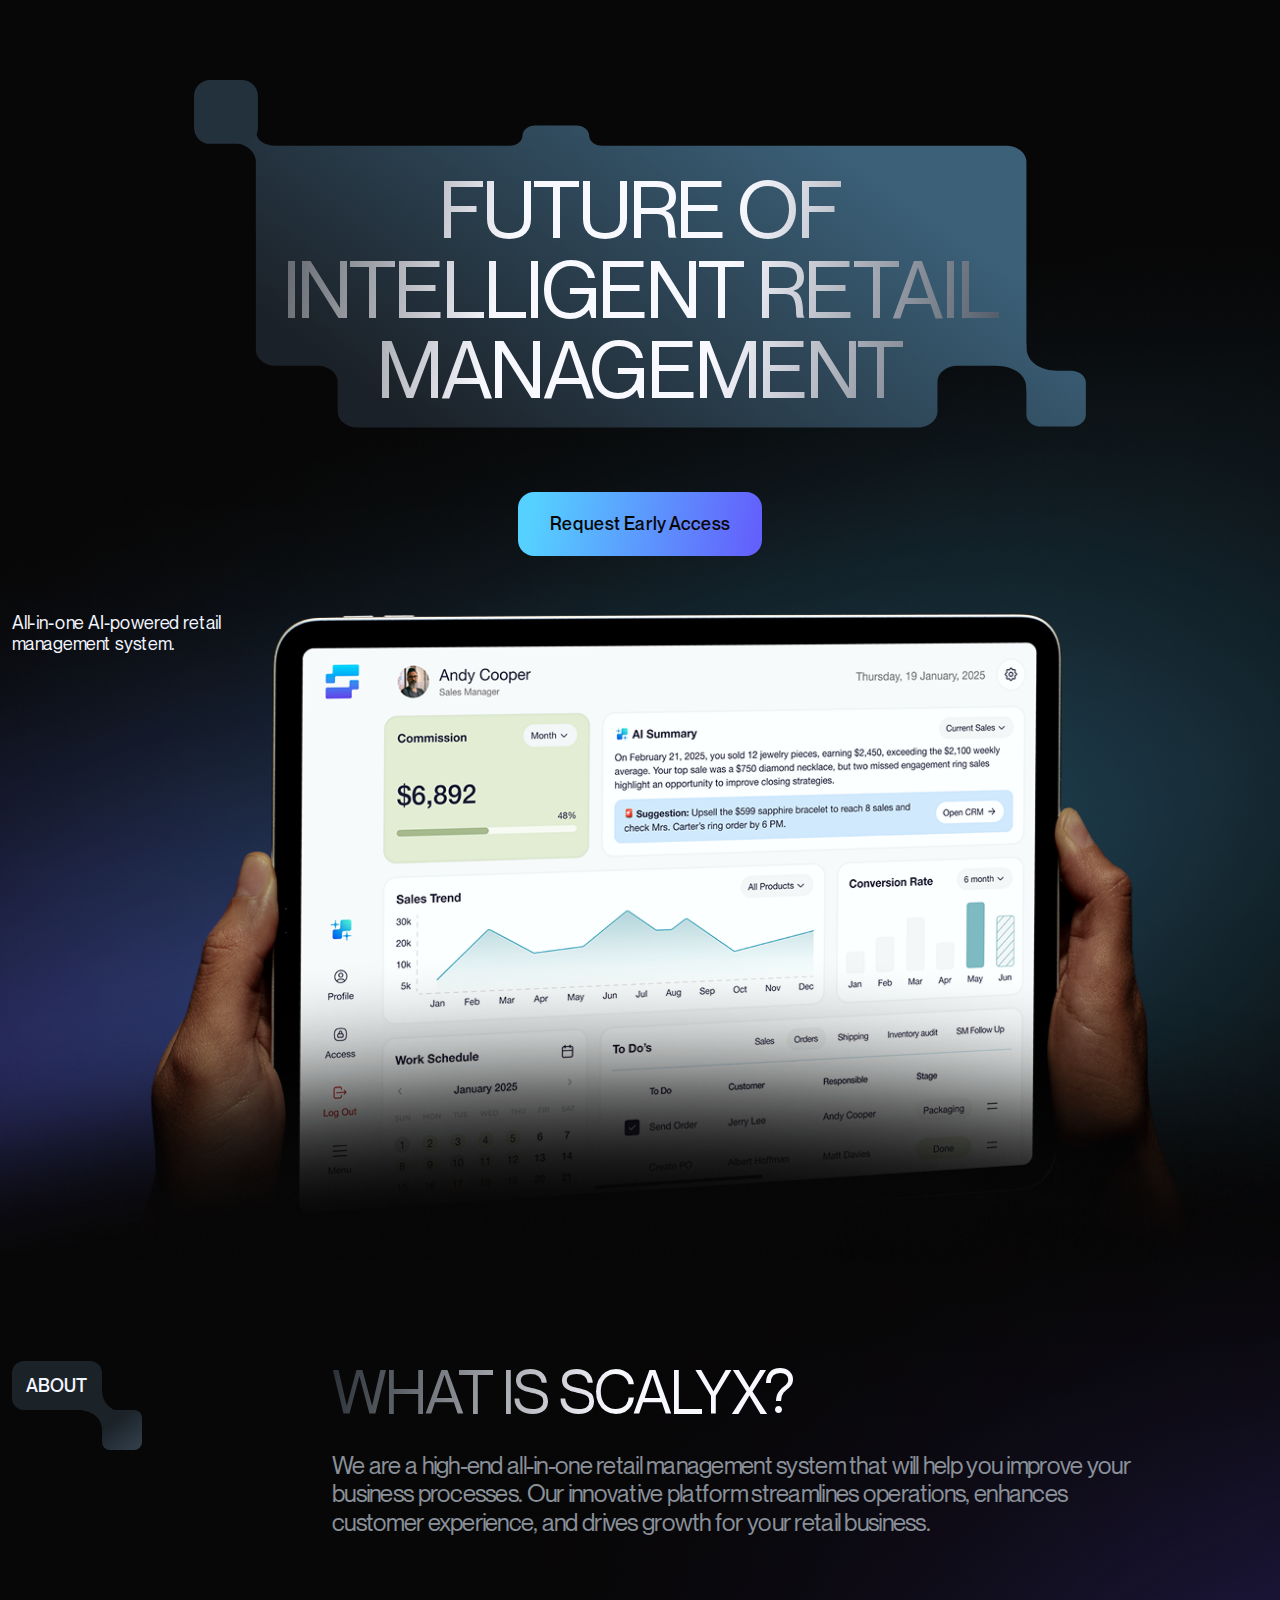
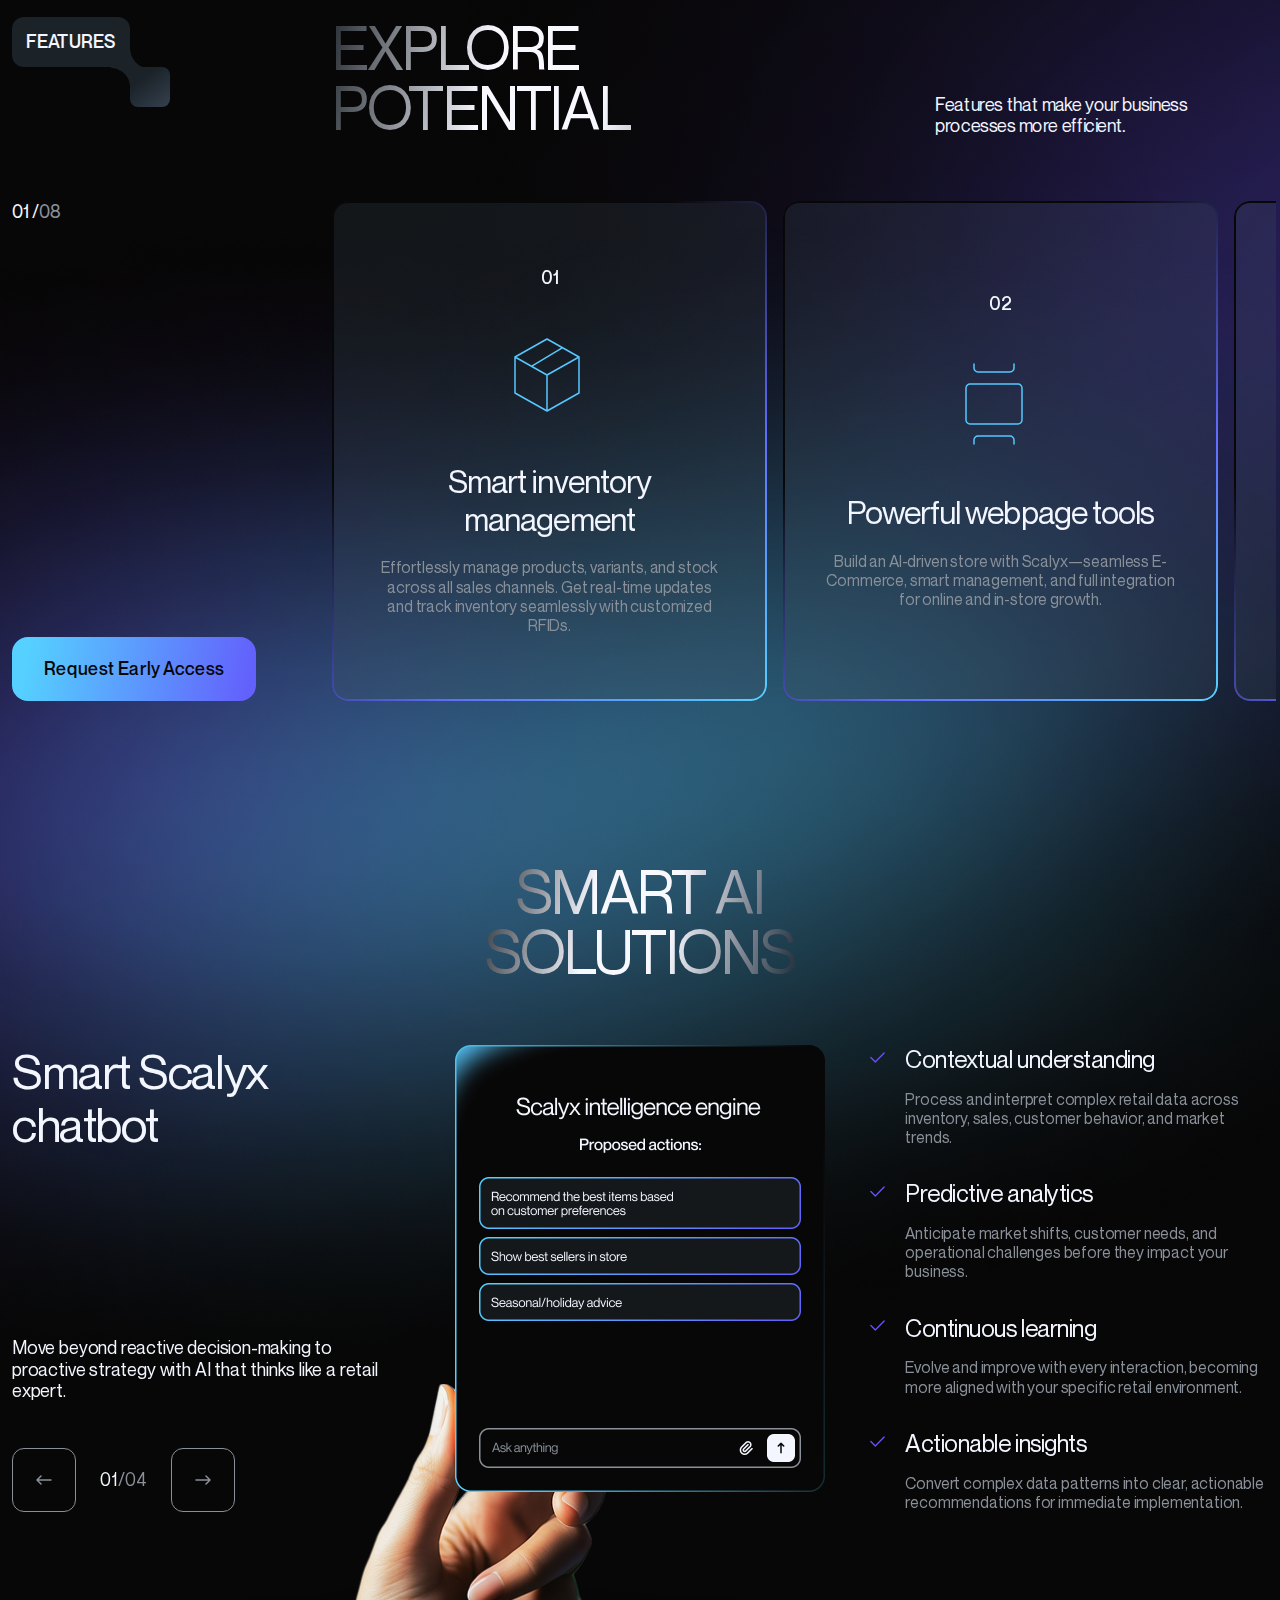
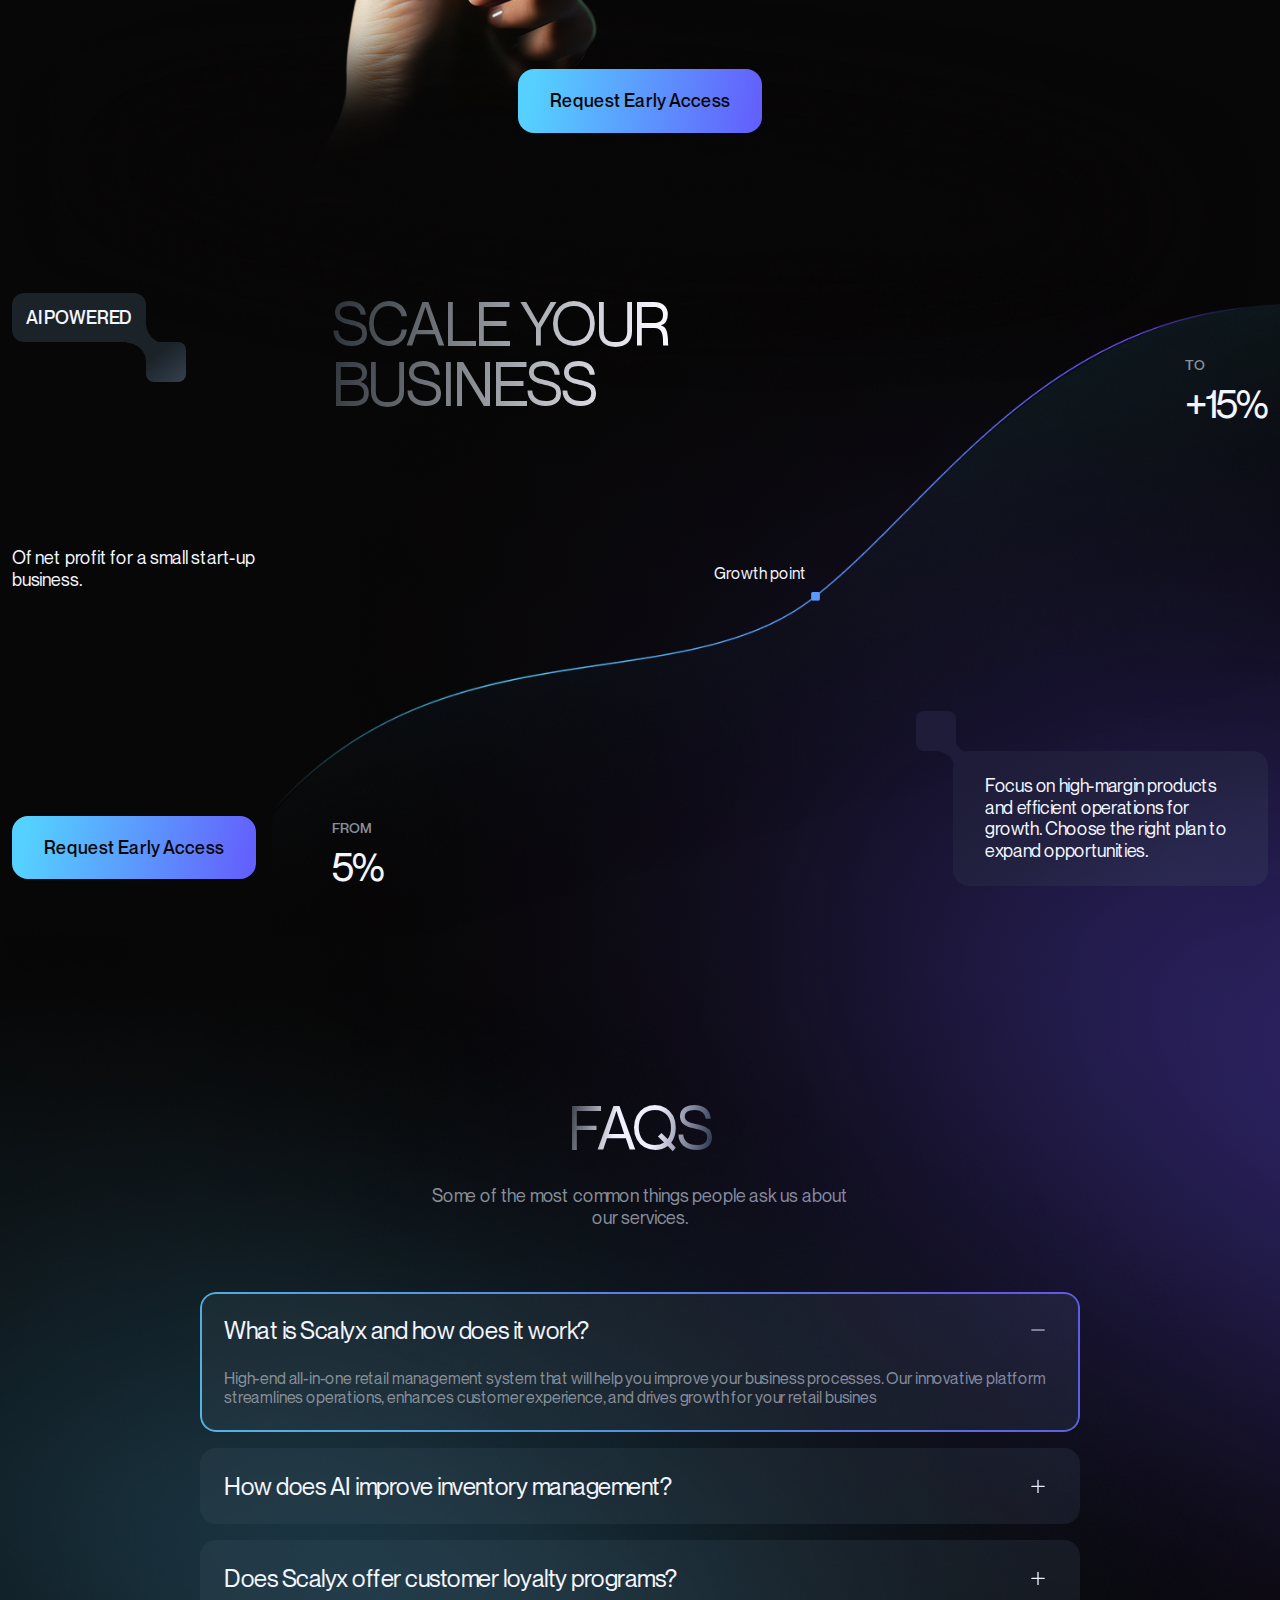
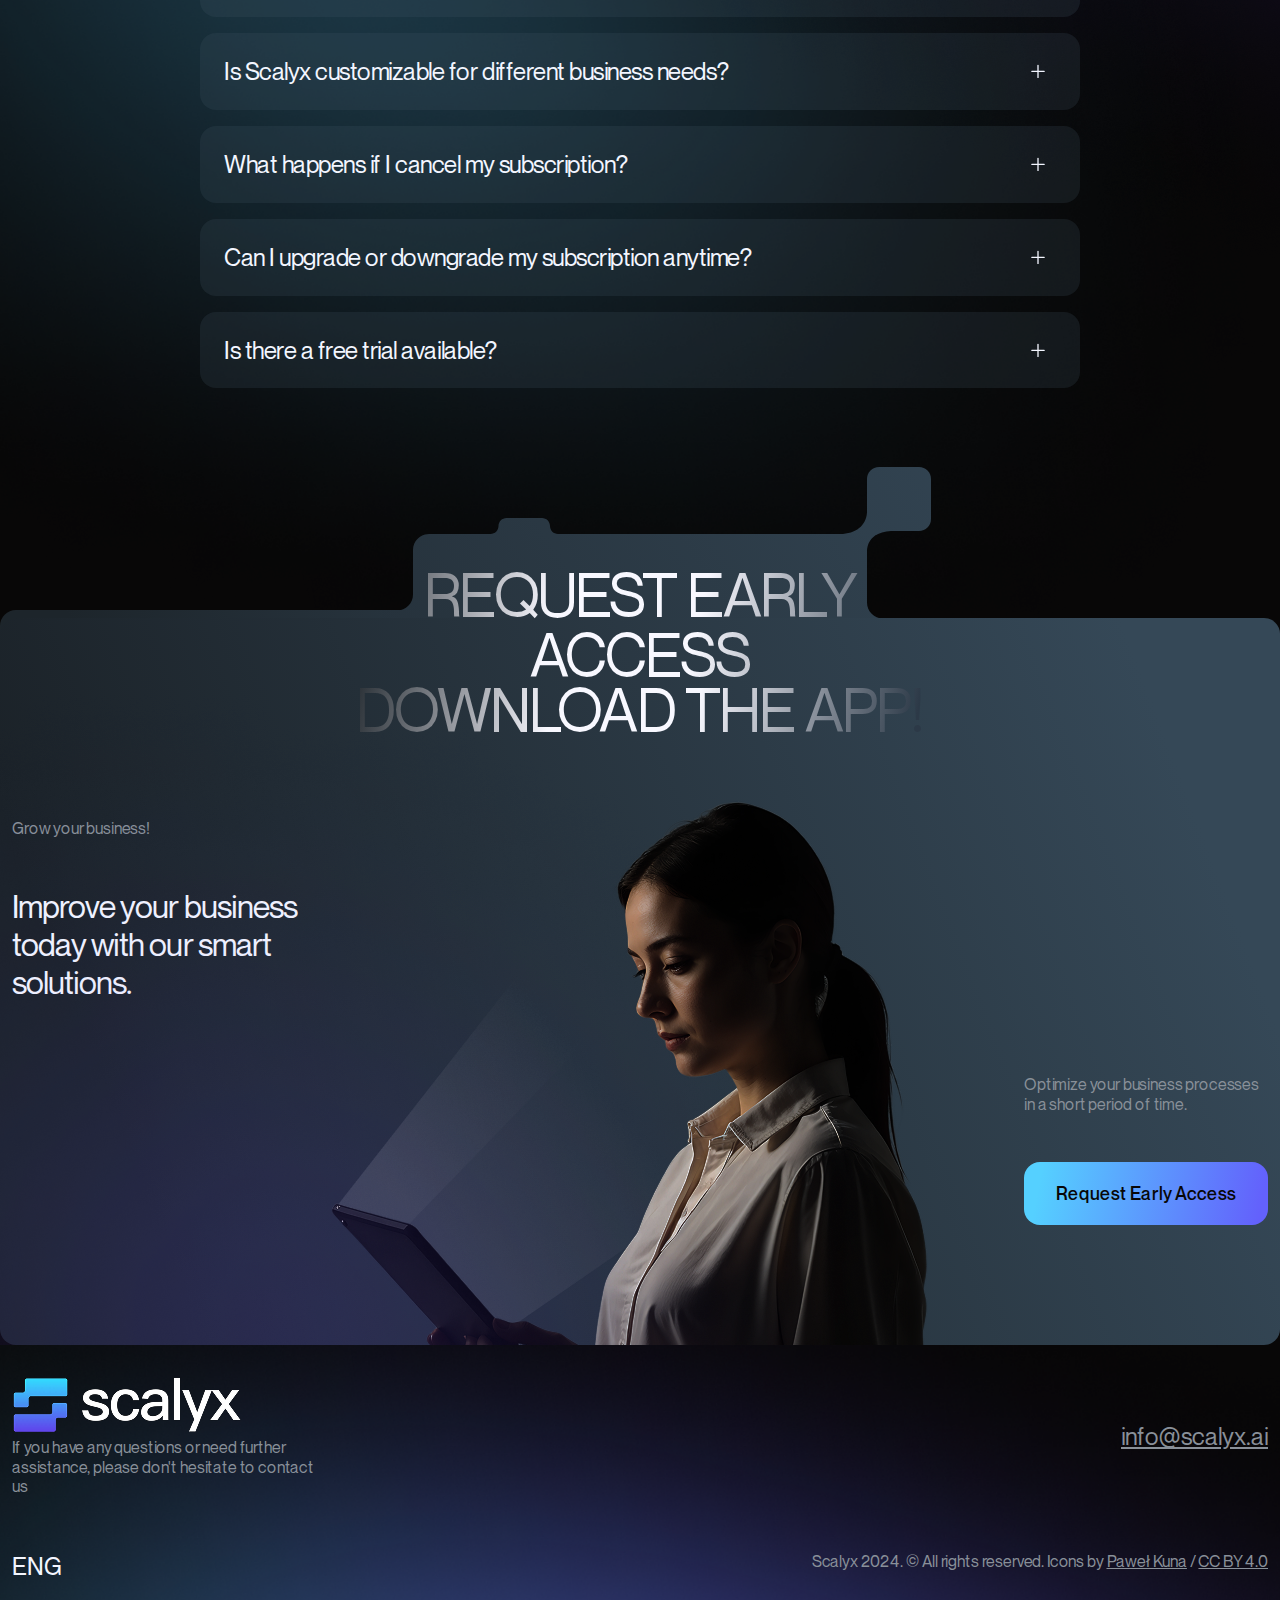
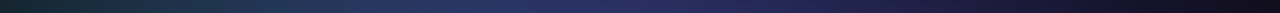
<file: index.html>
<!doctype html>
<html lang="en">

<head>
    <meta charset="utf-8">
    <meta name="viewport" content="width=device-width, initial-scale=1.0">
    <link rel="shortcut icon" type="image/x-icon" href="images/favicon.ico">
    <title>Scalyx</title>
    <link rel="stylesheet" href="css/bootstrap.min.css">
    <link rel="stylesheet" href="css/slick.min.css">
    <link rel="stylesheet" href="css/jquery-ui.css">
    <link rel="stylesheet" href="style.css">
</head>

<body>

    <header class="main-head">
        <div class="container">
            <div class="row hd-row">
                <div class="col-6">
                    <div class="logo">
                        <a href="index.html" class="hd-logo-link"><img src="images/header-logo.png" alt="Scalyx Logo"></a>
                    </div>
                </div>
                <div class="col-6">
                    <div class="hd-btn-right">
                        <div class="hd-drop-select">
                            <p>ENG</p>
                        </div>
                        <a href="#" class="cmn-btn">Request Early Access</a>
                    </div>
                </div>
            </div>
        </div>
    </header>

    <section class="banner">
        <div class="container">
            <div class="banner-content">
                <div class="banner-content-main">
                    <img class="banner-txt-overlay mbl-img-none" src="images/banner-txt-overlay.svg" alt="">
                    <img class="banner-txt-overlay dsk-img-none" src="images/mobil-banner-img.svg" alt="">
                    <h1 class="banner-title">Future of Intelligent Retail Management</h1>
                </div>
                <a href="#" class="cmn-btn">Request Early Access</a>
            </div>
            <div class="banner-btm">
                <div class="row">
                    <div class="col-md-3 banner-left">
                        <div class="txt-img-content">
                            <p>All-in-one AI-powered retail management system.</p>
                        </div>
                    </div>
                    <div class="col-md-9 banner-right">
                        <div class="txt-img-image">
                            <img src="images/abt-img.png" alt="">
                        </div>
                    </div>
                </div>
            </div>
        </div>
         <img src="images/about-ovrl.png" class="txt-img-bl-overlay txt-img-blk-dkp" alt="">
        <img src="images/mobile-txt-img-bl-overlay.png" class="txt-img-blk-overlay txt-img-blk-mbl" alt="">
        <img src="images/abt-blk-overlay.png" class="txt-img-blk-overlay txt-img-blk-overlay-lst" alt="">
    </section>

  <section class="about-section">
        <div class="container">
            <div class="row">
                <div class="col-md-3">
                    <div class="sub-title">
                        <span>About</span>
                    </div>
                </div>
                <div class="col-md-9">
                    <div class="abt-content">
                        <h2>What is scalyx?</h2>
                        <p>We are a high-end all-in-one retail management system that will help you improve your business processes. Our innovative platform streamlines operations, enhances customer experience, and drives growth for your retail business.</p>
                    </div>
                </div>
            </div>
        </div> 
        <img src="images/abt-rgt-ovrl.png" class="abt-rgt-ovrl" alt="">
    </section>

    <section class="features-section cmn-gap">
        <div class="container">
            <div class="row">
                <div class="col-md-3 col-full">
                    <div class="feat-sec-cl">
                        <div class="sub-title">
                        <span>features</span>
                    </div>
                    </div>
                </div>
                <div class="col-md-9 col-full">
                    <div class="row features-row">
                        <div class="col-md-6">
                            <div class="slider-hd">
                                <h2>Explore Potential</h2>
                            </div>
                        </div>
                        <div class="col-md-6">
                            <div class="slider-hd-cont">
                                <p>Features that make your business processes more efficient.</p>
                            </div>
                        </div>
                    </div>
                </div>
            </div>
        </div>

        <div class="features-slider-container">
            <div class="row">
                <div class="col-md-3 col-full">
                    <div class="features-lft-cont">
                        <div class="slider-counter">
                            <span class="current-vlu"></span>
                            <span class="total-slider"></span>
                            <p>Swipe to explore</p>
                        </div>
                        <div class="features-lft-cont-btn">
                            <a href="#" class="cmn-btn">Request Early Access</a>
                        </div>
                    </div>
                </div>
                <div class="col-md-9 col-full">
                    <div class="js-features">
                        <div class="col-features">
                            <div class="box-features">
                                <div class="box-features-cont">
                                    <span class="number-slider-col">01</span>
                                    <div class="box-slid-img">
                                        <img src="images/icon1.svg" alt="">
                                    </div>
                                    <h3>Smart inventory management</h3>
                                    <p>Effortlessly manage products, variants, and stock across all sales channels. Get real-time updates and track inventory seamlessly with customized RFIDs.</p>
                                </div>
                            </div>
                        </div>
                        <div class="col-features">
                            <div class="box-features">
                                <div class="box-features-cont">
                                    <span class="number-slider-col">02</span>
                                    <div class="box-slid-img">
                                         <img src="images/icon2.svg" alt="">
                                    </div>
                                    <h3>Powerful webpage tools</h3>
                                    <p>Build an AI-driven store with Scalyx—seamless E-Commerce, smart management, and full integration for online and in-store growth.</p>
                                </div>
                            </div>
                        </div>
                        <div class="col-features">
                            <div class="box-features">
                                <div class="box-features-cont">
                                    <span class="number-slider-col">03</span>
                                    <div class="box-slid-img">
                                        <img src="images/icon3.svg" alt="">
                                    </div>
                                    <h3>Customer relationship management</h3>
                                    <p>Maximize sales with Scalyx CRM—track pipelines, analyze behavior, and boost engagement with data-driven insights.</p>
                                </div>
                            </div>
                        </div>
                        <div class="col-features">
                            <div class="box-features">
                                <div class="box-features-cont">
                                    <span class="number-slider-col">04</span>
                                    <div class="box-slid-img">
                                         <img src="images/icon4.svg" alt="">
                                    </div>
                                    <h3>Comprehensive reporting & Analytics</h3>
                                    <p>Get real-time insights into sales, inventory, and staff performance with advanced dashboards, helping business owners make data-driven decisions.</p>
                                </div>
                            </div>
                        </div>
                        <div class="col-features">
                            <div class="box-features">
                                <div class="box-features-cont">
                                    <span class="number-slider-col">05</span>
                                    <div class="box-slid-img">
                                         <img src="images/icon5.svg" alt="">
                                    </div>
                                    <h3>Accounting & Financial tracking</h3>
                                    <p>Keep your finances in check with Scalyx. From automated invoicing to tax compliance, our system ensures a smooth, transparent financial workflow.</p>
                                </div>
                            </div>
                        </div>
                        <div class="col-features">
                            <div class="box-features">
                                <div class="box-features-cont">
                                    <span class="number-slider-col">06</span>
                                    <div class="box-slid-img">
                                         <img src="images/icon6.svg" alt="">
                                    </div>
                                    <h3>Efficient staff & Workflow management</h3>
                                    <p>Our AI-driven system streamlines operations, tracks performance, and automates payroll, ensuring seamless workforce management.</p>
                                </div>
                            </div>
                        </div>
                        <div class="col-features">
                            <div class="box-features">
                                <div class="box-features-cont">
                                    <span class="number-slider-col">07</span>
                                    <div class="box-slid-img">
                                         <img src="images/icon7.svg" alt="">
                                    </div>
                                    <h3>Price & Markdown management</h3>
                                    <p>Automatically adjust prices, apply discounts, update in bulk, control profit margins, and track performance with AI-driven insights.</p>
                                </div>
                            </div>
                        </div>
                        <div class="col-features">
                            <div class="box-features">
                                <div class="box-features-cont">
                                    <span class="number-slider-col">08</span>
                                    <div class="box-slid-img">
                                         <img src="images/icon8.svg" alt="">
                                    </div>
                                    <h3>Webpage shop integration</h3>
                                    <p>Sync inventory, update prices, and manage orders seamlessly with Scalyx’s AI-powered online store integration.</p>
                                </div>
                            </div>
                        </div>

                    </div>
                </div>
            </div>
        </div>
        <img src="images/features-img-ovrl.png" class="features-img-ovrl features-img-ovrl-dsk" alt="">
        <img src="images/features-img-ovrl-mbl.png" class="features-img-ovrl features-img-ovrl-mbl" alt="">
    </section>

    <section class="ai-powered-sec cmn-gap">
        <div class="container">
            <div class="ai-powered-wrap">
                <div class="cmn-hd text-center">
                    <h2>smart AI<br> Solutions</h2>
                </div>
                <div class="js-ai-powered-slider">
                    <div class="ai-powered-slider-col">
                        <div class="row">
                            <div class="col-md-4 col-half">
                                <div class="ai-powered-col-lft">
                                    <h3>Smart Scalyx chatbot</h3>
                                    <p>Move beyond reactive decision-making to proactive strategy with AI that thinks like a retail expert.</p>
                                </div>
                            </div>
                            <div class="col-md-4 tb-none">
                                <div class="ai-powered-col-center">
                                    <img src="images/ai-img1.png" alt="">
                                </div>
                            </div>
                            <div class="col-md-4 col-half">
                                <div class="ai-powered-col-rgt">
                                    <div class="ai-powered-col-list">
                                        <h4>Contextual understanding</h4>
                                        <p>Process and interpret complex retail data across inventory, sales, customer behavior, and market trends.</p>
                                    </div>
                                    <div class="ai-powered-col-list">
                                        <h4>Predictive analytics</h4>
                                        <p>Anticipate market shifts, customer needs, and operational challenges before they impact your business.</p>
                                    </div>
                                    <div class="ai-powered-col-list">
                                        <h4>Continuous learning</h4>
                                        <p>Evolve and improve with every interaction, becoming more aligned with your specific retail environment.</p>
                                    </div>
                                    <div class="ai-powered-col-list">
                                        <h4>Actionable insights</h4>
                                        <p>Convert complex data patterns into clear, actionable recommendations for immediate implementation.</p>
                                    </div>
                                </div>
                            </div>
                        </div>
                    </div>
                    <div class="ai-powered-slider-col">
                        <div class="row">
                            <div class="col-md-4 col-half">
                                <div class="ai-powered-col-lft">
                                    <h3>Automation with AI agents</h3>
                                    <p>Deploy a digital workforce that never sleeps, never takes breaks, and continuously improves its own performance.</p>
                                </div>
                            </div>
                            <div class="col-md-4 tb-none">
                                <div class="ai-powered-col-center">
                                    <img src="images/ai-img2.png" alt="">
                                </div>
                            </div>
                            <div class="col-md-4 col-half">
                                <div class="ai-powered-col-rgt">
                                    <div class="ai-powered-col-list">
                                        <h4>Autonomous task execution</h4>
                                        <p>Eliminate repetitive work with AI agents that handle routine processes without human intervention.</p>
                                    </div>
                                    <div class="ai-powered-col-list">
                                        <h4>Adaptive workflow intelligence</h4>
                                        <p>Automatically optimize processes based on changing conditions and priorities.</p>
                                    </div>
                                    <div class="ai-powered-col-list">
                                        <h4>Cross-system orchestration</h4>
                                        <p>Connect siloed systems with AI agents that move data and trigger actions across your tech stack.</p>
                                    </div>
                                    <div class="ai-powered-col-list">
                                        <h4>Exception management</h4>
                                        <p>Intelligently route complex cases to the right human experts only when necessary.</p>
                                    </div>
                                </div>
                            </div>
                        </div>
                    </div>
                    <div class="ai-powered-slider-col">
                        <div class="row">
                            <div class="col-md-4 col-half">
                                <div class="ai-powered-col-lft">
                                    <h3>AI-driven suggestions</h3>
                                    <p>Turn every store into a fulfillment center and every website into a showroom with Unified Stock - where your inventory works as hard as you do.</p>
                                </div>
                            </div>
                            <div class="col-md-4 tb-none">
                                <div class="ai-powered-col-center">
                                    <img src="images/ai-img3.png" alt="">
                                </div>
                            </div>
                            <div class="col-md-4 col-half">
                                <div class="ai-powered-col-rgt">
                                    <div class="ai-powered-col-list">
                                        <h4>Unified stock management</h4>
                                        <p>Seamlessly blend online and in-store inventory into one powerful ecosystem.</p>
                                    </div>
                                    <div class="ai-powered-col-list">
                                        <h4>Dynamic pricing intelligence</h4>
                                        <p>Responds to market changes in real-time to protect margins.</p>
                                    </div>
                                    <div class="ai-powered-col-list">
                                        <h4>Streamline operations</h4>
                                        <p>Automating routine decisions, freeing your team to focus on strategy.</p>
                                    </div>
                                    <div class="ai-powered-col-list">
                                        <h4>Enhance customer experiences</h4>
                                        <p>Personalized recommendations that drive larger basket sizes.</p>
                                    </div>
                                </div>
                            </div>
                        </div>
                    </div>
                    <div class="ai-powered-slider-col">
                        <div class="row">
                            <div class="col-md-4 col-half">
                                <div class="ai-powered-col-lft">
                                    <h3>CRM solutions with AI</h3>
                                    <p>Turn every interaction into an opportunity with AI that understands your customers better than the competition.</p>
                                </div>
                            </div>
                            <div class="col-md-4 tb-none">
                                <div class="ai-powered-col-center">
                                    <img src="images/ai-img4.png" alt="">
                                </div>
                            </div>
                            <div class="col-md-4 col-half">
                                <div class="ai-powered-col-rgt">
                                    <div class="ai-powered-col-list">
                                        <h4>Predictive customer behavior</h4>
                                        <p>Anticipate needs and preferences before customers even express them.</p>
                                    </div>
                                    <div class="ai-powered-col-list">
                                        <h4>Personalization at scale</h4>
                                        <p>Deliver tailored experiences to every customer across all touchpoints.</p>
                                    </div>
                                    <div class="ai-powered-col-list">
                                        <h4>Relationship intelligence</h4>
                                        <p>Identify high-value customers and uncover opportunities to deepen engagement.</p>
                                    </div>
                                    <div class="ai-powered-col-list">
                                        <h4>Automated journey orchestration</h4>
                                        <p>Create seamless customer experiences that adapt in real-time.</p>
                                    </div>
                                </div>
                            </div>
                        </div>
                    </div>
                </div>
                <div class="slick-add-all-itms">
                    <button class="cmn-arw custom-prev" aria-label="Previous">
                        <img src="images/arw-left.svg" alt="">
                    </button>
                    <div class="counter-num">
                        <div class="counter-lft-vul"></div>
                        <div class="counter-rgt-vul"></div>
                    </div>
                    <button class="cmn-arw custom-next" aria-label="Next">
                        <img src="images/arw-rgt.svg" alt="">
                    </button>
                    <p class="text-mobile">Swipe to explore</p>
                </div>
            </div>
            <div class="btn-wrap text-center">
                <a href="#" class="cmn-btn">Request Early Access</a>
            </div>
        </div>
        <img src="images/hand-img.png" class="hand-img" alt="">
        <img src="images/bg-ovr-slid.png" class="bg-ovr-slid" alt="">
    </section> 
    
    <section class="graph-section cmn-gap">
        <div class="container">
            <div class="row">
                <div class="col-md-3 col-full">
                    <div class="graph-col-lft">
                        <div class="sub-title">
                            <span>AI  Powered</span>
                        </div>
                        <h2>Scale Your Business</h2>
                        <p>Of net profit for a small start-up business.</p>
                        <a href="#" class="cmn-btn">Request Early Access</a>
                    </div>
                </div>
                <div class="col-md-9 col-full">
                    <div class="graph-img-txt-wrap">
                        <h2>Scale Your<br> Business</h2>
                        <div class="graph-img">
                            <img src="images/graph-img.png" alt="">
                        </div>
                        <div class="lft-cont-abs-cmn lft-cont-abs">
                            <p>from</p>
                            <h4>5%</h4>
                        </div>
                        <div class="lft-cont-abs-cmn right-cont-abs">
                            <p>to</p>
                            <h4>+15%</h4>
                        </div>
                        <div class="center-cont-abs-cmn">Growth point</div>
                        <div class="pln-txt-abs">
                            <p>Focus on high-margin products and efficient operations for growth. Choose the right plan to expand opportunities.</p>
                        </div>
                    </div>
                                            <div class="btn-mobile-only">
                            <a href="#" class="cmn-btn">Request Early Access</a>
                        </div>
                </div>
            </div>
        </div>
        <img src="images/graph-overlay.png" class="graph-overlay" alt="">
        <img src="images/graph-mobil-only.png" class="graph-mobil-only" alt="">
    </section>

    <section class="faq-sec cmn-gap">
        <div class="container">
            <div class="faq-wrap">
                <div class="cmn-hd text-center">
                    <h2>FAQs</h2>
                    <p>Some of the most common things people ask us about our services.</p>
                </div>

                <div class="accordion-wrap">
                    <div class="accordion" id="accordionExample">
                    <div class="accordion-item active">
                        <div class="accordion-header">
                        <button class="accordion-button" type="button" data-bs-toggle="collapse" data-bs-target="#collapseOne" aria-expanded="true" aria-controls="collapseOne">
                            What is Scalyx and how does it work?
                        </button>
                        </div>
                        <div id="collapseOne" class="accordion-collapse collapse show" data-bs-parent="#accordionExample">
                        <div class="accordion-body">
                            <p>High-end all-in-one retail management system that will help you improve your business processes. Our innovative platform streamlines operations, enhances customer experience, and drives growth for your retail busines</p>
                        </div>
                        </div>
                    </div>
                    <div class="accordion-item">
                        <div class="accordion-header">
                        <button class="accordion-button collapsed" type="button" data-bs-toggle="collapse" data-bs-target="#collapseTwo" aria-expanded="false" aria-controls="collapseTwo">
                            How does AI improve inventory management?
                        </button>
                        </div>
                        <div id="collapseTwo" class="accordion-collapse collapse" data-bs-parent="#accordionExample">
                        <div class="accordion-body">
                            <p>We provide digital experience services to startups and small businesses. We help our clients succeed by creating brand identities, digital experiences.</p>
                        </div>
                        </div>
                    </div>
                    <div class="accordion-item">
                        <div class="accordion-header">
                            <button class="accordion-button collapsed" type="button" data-bs-toggle="collapse" data-bs-target="#collapseThree" aria-expanded="false" aria-controls="collapseThree">
                                Does Scalyx offer customer loyalty programs?
                            </button>
                        </div>
                        <div id="collapseThree" class="accordion-collapse collapse" data-bs-parent="#accordionExample">
                        <div class="accordion-body">
                           <p>We provide digital experience services to startups and small businesses. We help our clients succeed by creating brand identities, digital experiences.</p>
                        </div>
                        </div>
                    </div>
                    <div class="accordion-item">
                        <div class="accordion-header">
                            <button class="accordion-button collapsed" type="button" data-bs-toggle="collapse" data-bs-target="#collapsefour" aria-expanded="false" aria-controls="collapseThree">
                                Is Scalyx customizable for different business needs?
                            </button>
                        </div>
                        <div id="collapsefour" class="accordion-collapse collapse" data-bs-parent="#accordionExample">
                        <div class="accordion-body">
                           <p>We provide digital experience services to startups and small businesses. We help our clients succeed by creating brand identities, digital experiences.</p>
                        </div>
                        </div>
                    </div>
                    <div class="accordion-item">
                        <div class="accordion-header">
                            <button class="accordion-button collapsed" type="button" data-bs-toggle="collapse" data-bs-target="#collapsefive" aria-expanded="false" aria-controls="collapseThree">
                                What happens if I cancel my subscription?
                            </button>
                        </div>
                        <div id="collapsefive" class="accordion-collapse collapse" data-bs-parent="#accordionExample">
                        <div class="accordion-body">
                           <p>We provide digital experience services to startups and small businesses. We help our clients succeed by creating brand identities, digital experiences.</p>
                        </div>
                        </div>
                    </div>
                    <div class="accordion-item">
                        <div class="accordion-header">
                            <button class="accordion-button collapsed" type="button" data-bs-toggle="collapse" data-bs-target="#collapsesix" aria-expanded="false" aria-controls="collapseThree">
                                Can I upgrade or downgrade my subscription anytime?
                            </button>
                        </div>
                        <div id="collapsesix" class="accordion-collapse collapse" data-bs-parent="#accordionExample">
                        <div class="accordion-body">
                           <p>We provide digital experience services to startups and small businesses. We help our clients succeed by creating brand identities, digital experiences.</p>
                        </div>
                        </div>
                    </div>
                    <div class="accordion-item">
                        <div class="accordion-header">
                            <button class="accordion-button collapsed" type="button" data-bs-toggle="collapse" data-bs-target="#collapseseven" aria-expanded="false" aria-controls="collapseThree">
                                Is there a free trial available?
                            </button>
                        </div>
                        <div id="collapseseven" class="accordion-collapse collapse" data-bs-parent="#accordionExample">
                        <div class="accordion-body">
                           <p>We provide digital experience services to startups and small businesses. We help our clients succeed by creating brand identities, digital experiences.</p>
                        </div>
                        </div>
                    </div>
                    </div>
                </div>
            </div>
        </div>
        <img src="images/faq-overlay.png" class="faq-overlay" alt="">
        <img src="images/faq-mobile-ovrl.png" class="faq-mobile-ovrl" alt="">
    </section>

    <section class="request-sec">
        <div class="request-bottm">
            <div class="container">
                <div class="cmn-hd">
                    <img src="images/hd-overlay.svg" class="hd-overlay" alt="">
                    <h2>Request Early access</h2>
                    <h2 class="hd-cta">Download The app!</h2>
                </div>
                <div class="row">
                    <div class="col-md-3 col-sm-wd">
                        <div class="lft-col-txt">
                            <p>Grow your business!</p>
                            <h3>Improve your business today with our smart solutions.</h3>
                        </div>
                    </div>
                    <div class="col-md-6 col-sm-wd">
                        <div class="img-cemter">
                            <img src="images/img-center.png" alt="">
                        </div>
                    </div>
                    <div class="col-md-3 col-sm-wd">
                        <div class="rgt-col-txt">
                            <p>Optimize your business processes in a short period of time.</p>
                            <div class="text-right">
                                <a href="#" class="cmn-btn">Request Early Access</a>
                            </div>
                        </div>
                    </div>
                </div>
            </div>
            <img src="images/cnt-img-left.png" class="lft-img-btm" alt="">
        </div>
    </section>

    <footer class="page-footer">
        <div class="container">
            <div class="row ftr-row">
                <div class="col-md-6">
                    <div class="footer-lft-col">
                        <div class="footer-logo">
                            <a href="index.html" class="footer-logo-link"><img src="images/footer-logo.png" alt=""></a>
                        </div>
                        <p>If you have any questions or need further assistance, please don't hesitate to contact us</p>
                    </div>
                </div>
                <div class="col-md-6">
                    <div class="footer-rgt-col">
                        <a href="mailto:info@scalyx.ai" class="cmn-email">info@scalyx.ai</a>
                    </div>
                </div>
            </div>
        </div>
        <div class="frt-btm">
            <div class="container">
                <div class="row">
                <div class="col-md-6">
                    <div class="hd-drop-select">
                        <p>ENG</p>
                    </div>
                </div>
                <div class="col-md-6">
                    <div class="frt-col-rgt">
                        <p>Scalyx 2024. © All rights reserved. Icons by <a href="https://www.figma.com/community/file/1042928259792594757" target="_blank">Paweł Kuna</a> / <a href="https://creativecommons.org/licenses/by/4.0" target="_blank">CC BY 4.0</a></p>
                    </div>
                </div>
            </div>
            </div>
        </div>
        <img src="images/footer-overlay.png" class="footer-overlay" alt="">
    </footer>

    <!-- Jquery-->
    <script src="js/jquery-min.js"></script>
    <script src="js/bootstrap.bundle.min.js"></script>
    <script src="js/slick.min.js"></script>
    <script src="js/jquery.ui.js"></script>
    <script src="js/common.js"></script>
</body>

</html>
</file>
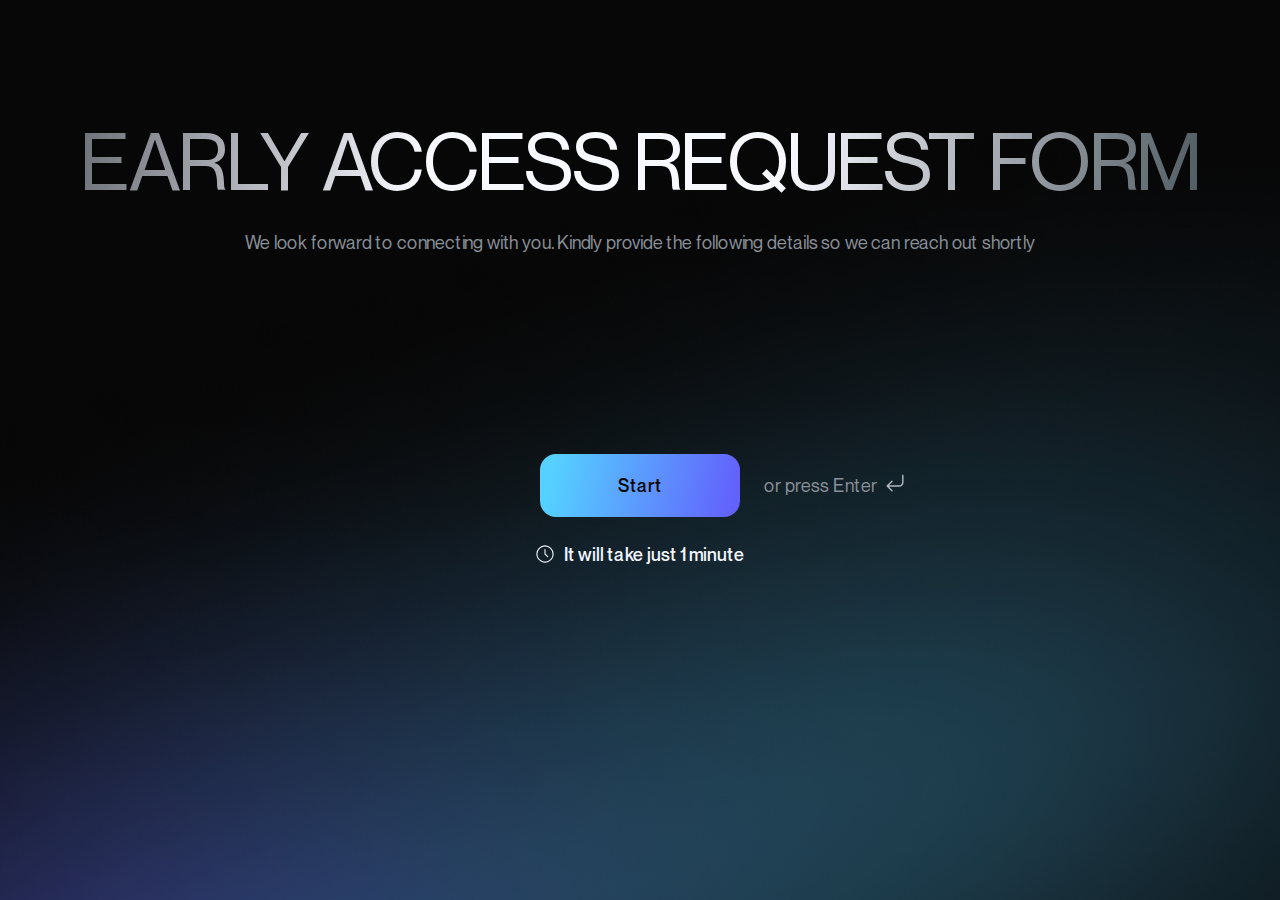
<file: request-early-access-one.html>
<!doctype html>
<html lang="en">

<head>
    <meta charset="utf-8">
    <meta name="viewport" content="width=device-width, initial-scale=1.0">
    <link rel="shortcut icon" type="image/x-icon" href="images/favicon.ico">
    <title>Scalyx</title>
    <link rel="stylesheet" href="css/bootstrap.min.css">
    <link rel="stylesheet" href="css/slick.min.css">
    <link rel="stylesheet" href="css/jquery-ui.css">
    <link rel="stylesheet" href="style.css">
</head>

<body>

    <header class="main-head">
        <div class="container">
            <div class="row hd-row">
                <div class="col-6">
                    <div class="logo">
                        <a href="index.html" class="hd-logo-link"><img src="images/header-logo.png" alt="Scalyx Logo"></a>
                    </div>
                </div>
                
            </div>
        </div>
    </header>

    <section class="full-sec">
        <div class="container">
            <div class="full-sec-content text-center">
                <h1>Early Access Request Form</h1>
                <p>We look forward to connecting with you. Kindly provide the following details  so we can reach out shortly</p>
                <div class="full-wrap-btn">
                    <div class="full-wrap-btn-in">
                        <a href="request-early-access-two.html" class="cmn-btn">Start</a>
                        <span class="enter-txt">or press Enter</span>
                    </div>
                    
                    <span class="text-wth-icon">It will take just 1 minute</span>
                </div>
            </div>
        </div>
        <img src="images/bottom-overlay.png" class="bottom-overlay" alt="">
    </section>

    <!-- Jquery-->
    <script src="js/jquery-min.js"></script>
    <script src="js/bootstrap.bundle.min.js"></script>
    <script src="js/slick.min.js"></script>
    <script src="js/jquery.ui.js"></script>
    <script src="js/common.js"></script>
</body>

</html>
</file>
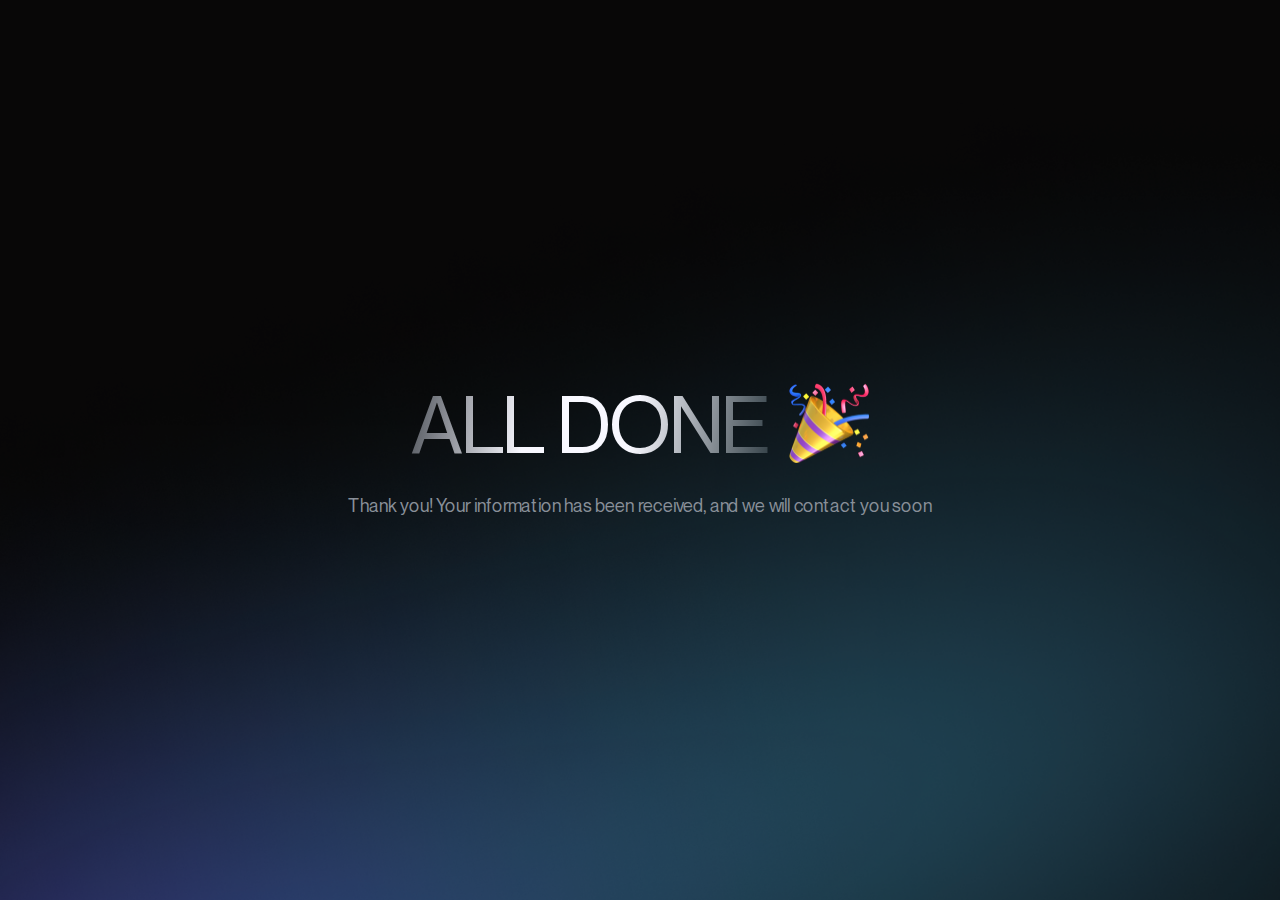
<file: request-early-access-three.html>
<!doctype html>
<html lang="en">

<head>
    <meta charset="utf-8">
    <meta name="viewport" content="width=device-width, initial-scale=1.0">
    <link rel="shortcut icon" type="image/x-icon" href="images/favicon.ico">
    <title>Scalyx</title>
    <link rel="stylesheet" href="css/bootstrap.min.css">
    <link rel="stylesheet" href="css/slick.min.css">
    <link rel="stylesheet" href="css/jquery-ui.css">
    <link rel="stylesheet" href="style.css">
</head>

<body>

    <header class="main-head">
        <div class="container">
            <div class="row hd-row">
                <div class="col-6">
                    <div class="logo">
                        <a href="index.html" class="hd-logo-link"><img src="images/header-logo.png" alt="Scalyx Logo"></a>
                    </div>
                </div>
                
            </div>
        </div>
    </header>

    <section class="full-sec form-done-sec">
        <div class="container">
            <div class="full-sec-content text-center">
                <div class="form-done-hd">
                    <h1>All Done</h1>
                    <span><img src="images/hd-img-rgt.png" alt=""></span>
                </div>
                <p>Thank you! Your information has been received, and we will contact you soon</p>
            </div>
        </div>
        <img src="images/bottom-overlay.png" class="bottom-overlay" alt="">
    </section>

    <!-- Jquery-->
    <script src="js/jquery-min.js"></script>
    <script src="js/bootstrap.bundle.min.js"></script>
    <script src="js/slick.min.js"></script>
    <script src="js/jquery.ui.js"></script>
    <script src="js/common.js"></script>
</body>

</html>
</file>
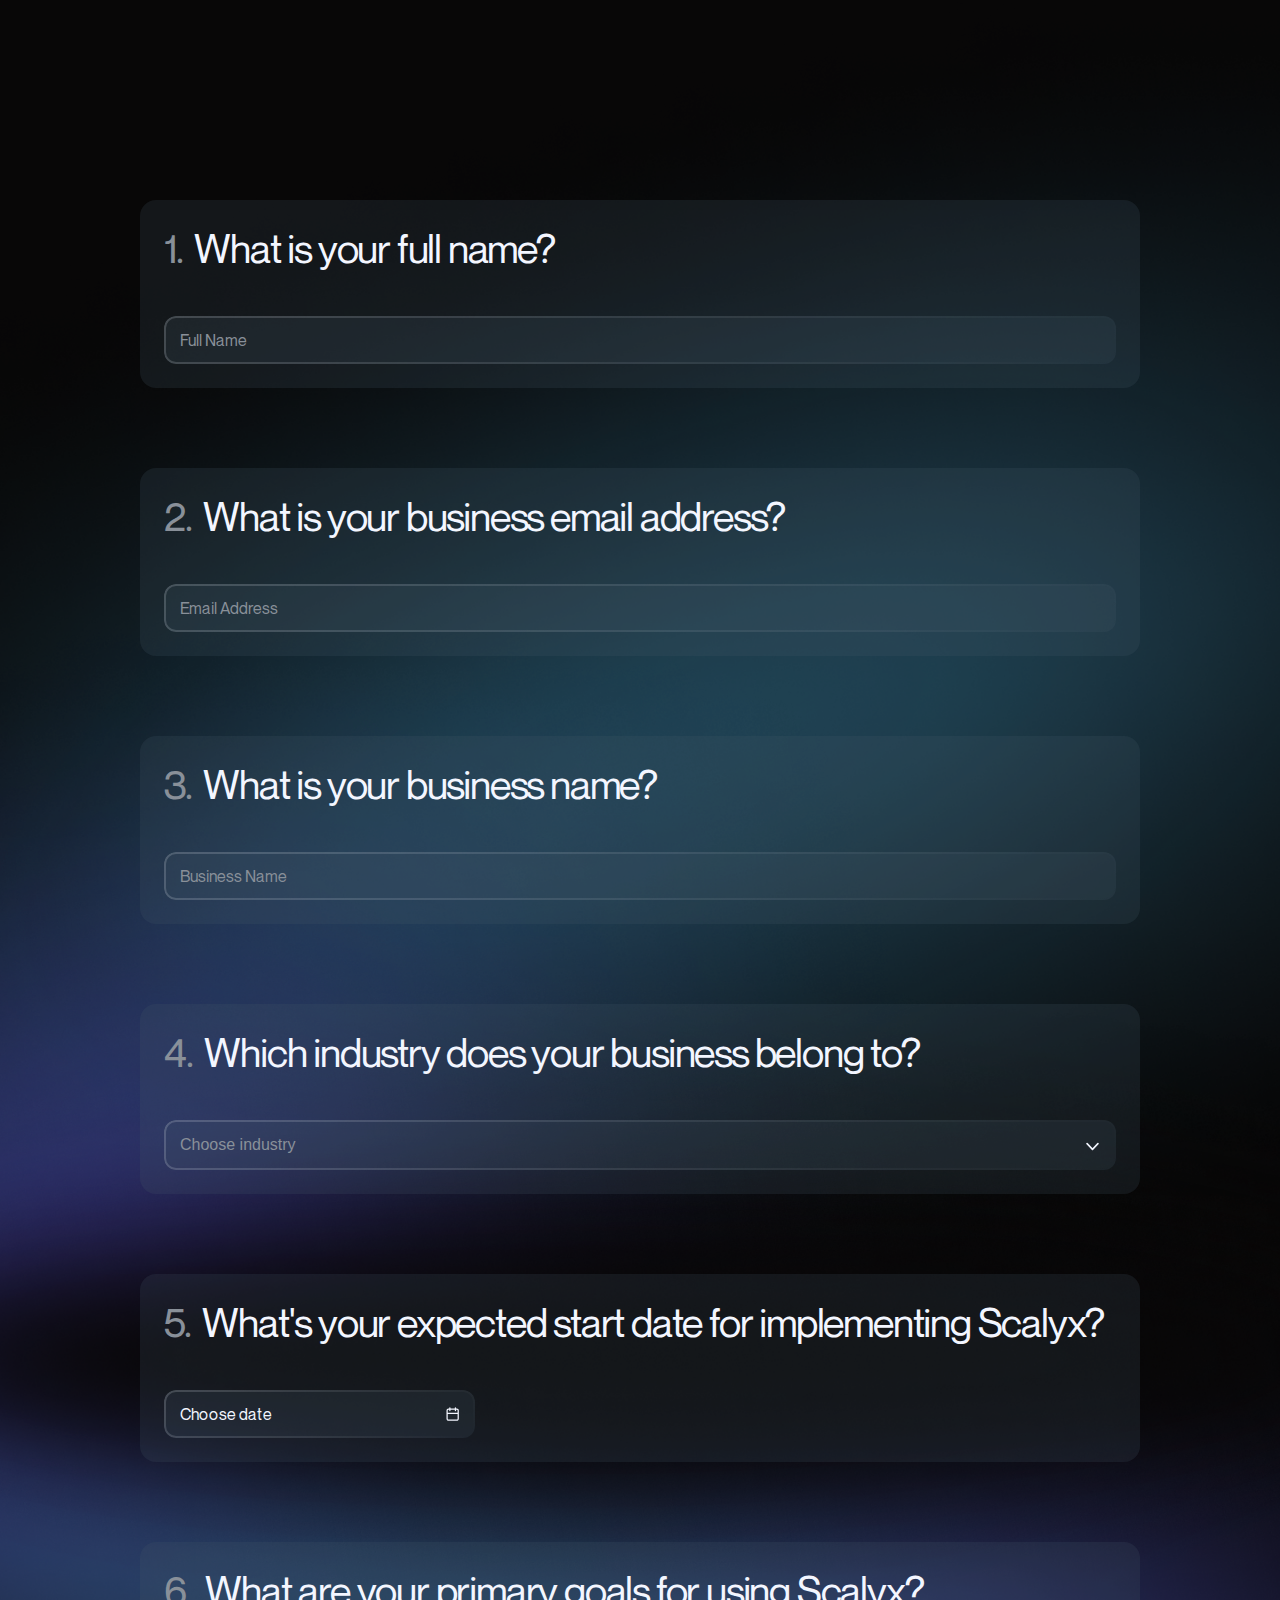
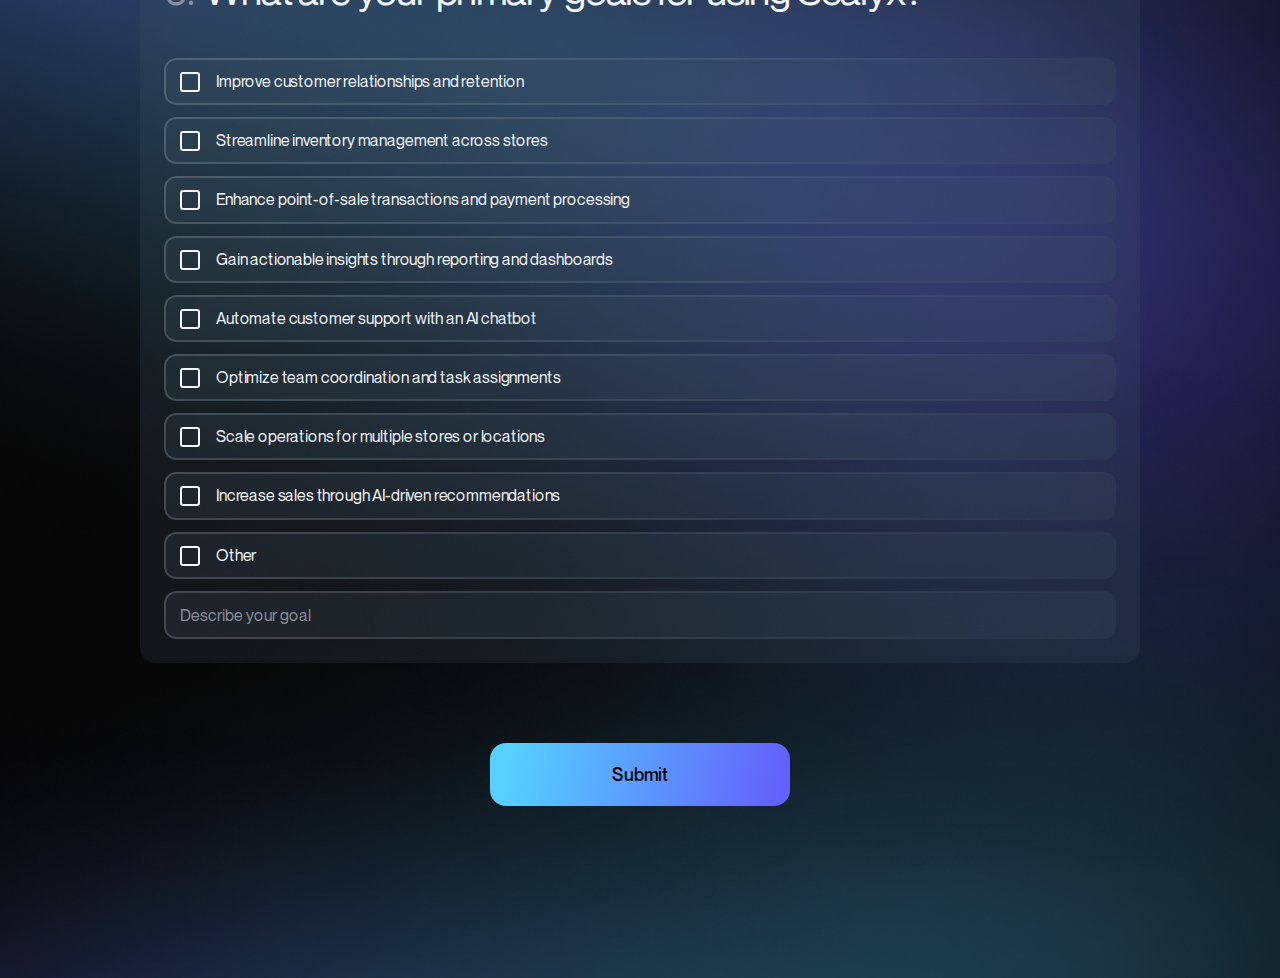
<file: request-early-access-two.html>
<!doctype html>
<html lang="en">

<head>
    <meta charset="utf-8">
    <meta name="viewport" content="width=device-width, initial-scale=1.0">
    <link rel="shortcut icon" type="image/x-icon" href="images/favicon.ico">
    <title>Scalyx</title>
    <link rel="stylesheet" href="css/bootstrap.min.css">
    <link rel="stylesheet" href="css/slick.min.css">
    <link rel="stylesheet" href="css/jquery-ui.css">
    <link rel="stylesheet" href="style.css">
</head>

<body>

    <header class="main-head">
        <div class="container">
            <div class="row hd-row">
                <div class="col-6">
                    <div class="logo">
                        <a href="index.html" class="hd-logo-link"><img src="images/header-logo.png" alt="Scalyx Logo"></a>
                    </div>
                </div>
                
            </div>
        </div>
    </header>

    <section class="step-form-sec">
        <div class="container">
            <div class="step-form-wrap">
                <form id="multiStepForm">
                    <div class="form-row">
                        <div class="form-col">
                            <label><span>1.</span> What is your full name?</label>
                            <div class="input-wrap">
                                <input type="text" placeholder="Full Name">
                            </div>
                        </div>
                        <div class="form-col">
                            <label><span>2.</span> What is your business email address?</label>
                            <div class="input-wrap">
                                <input type="email" placeholder="Email Address">
                            </div>
                        </div>
                        <div class="form-col">
                            <label><span>3.</span> What is your business name?</label>
                            <div class="input-wrap">
                                <input type="text" placeholder="Business Name">
                            </div>
                        </div>
                        <div class="form-col">
                            <label><span>4.</span> Which industry does your business belong to?</label>
                            <div class="input-wrap">
                                <select name="speed" id="speed">
                                    <option>Choose industry</option>
                                    <option>Technology</option>
                                    <option>Healthcare</option>
                                    <option>Finance</option>
                                    <option>Education</option>
                                    <option>Retail</option>
                                    <option>Manufacturing</option>
                                    <option>Other</option>
                                </select>
                            </div>
                        </div>
                        <div class="form-col form-col-date">
                            <label><span>5.</span> What's your expected start date for implementing Scalyx?</label>
                            <div class="input-wrap">
                                <input type="text" placeholder="Choose date" id="datepicker">
                            </div>
                        </div>
                        <div class="form-col">
                            <label><span>6.</span> What are your primary goals for using Scalyx?</label>
                            <div class="check-wrap-cols">
                                <div class="form-group">
                                    <input type="checkbox" id="one">
                                    <label for="one">Improve customer relationships and retention</label>
                                </div>
                                <div class="form-group">
                                    <input type="checkbox" id="two">
                                    <label for="two">Streamline inventory management across stores</label>
                                </div>
                                <div class="form-group">
                                    <input type="checkbox" id="three">
                                    <label for="three">Enhance point-of-sale transactions and payment processing</label>
                                </div>
                                <div class="form-group">
                                    <input type="checkbox" id="four">
                                    <label for="four">Gain actionable insights through reporting and dashboards</label>
                                </div>
                                <div class="form-group">
                                    <input type="checkbox" id="five">
                                    <label for="five">Automate customer support with an AI chatbot</label>
                                </div>
                                <div class="form-group">
                                    <input type="checkbox" id="six">
                                    <label for="six">Optimize team coordination and task assignments</label>
                                </div>
                                <div class="form-group">
                                    <input type="checkbox" id="seven">
                                    <label for="seven">Scale operations for multiple stores or locations</label>
                                </div>
                                <div class="form-group">
                                    <input type="checkbox" id="eight">
                                    <label for="eight">Increase sales through AI-driven recommendations</label>
                                </div>
                                <div class="form-group">
                                    <input type="checkbox" id="nine">
                                    <label for="nine">Other</label>
                                </div>
                                <div class="input-wrap">
                                    <input type="text" placeholder="Describe your goal">
                                </div>
                            </div>
                        </div>
                        <div class="form-col-submit">
                            <button type="submit" class="cmn-btn">Submit</button>
                        </div>
                    </div>
                </form>
            </div>
        </div>
        <img src="images/form-overlay.png" class="form-overlay" alt="">
        <img src="images/form-overlay-top.png" class="form-overlay-top" alt="">
        <img src="images/form-overlay-bottom.png" class="form-overlay-bottom-rgt" alt="">
    </section>

    <!-- Jquery-->
    <script src="js/jquery-min.js"></script>
    <script src="js/bootstrap.bundle.min.js"></script>
    <script src="js/slick.min.js"></script>
    <script src="js/jquery.ui.js"></script>
    <script src="js/common.js"></script>
</body>

</html>
</file>
<file: style.css>
/* Neue Montreal */
@font-face {
	font-family: 'Neue Montreal';
	src: url('./font/NeueMontreal-Light.woff2') format('woff2'),
		url('./font/NeueMontreal-Light.woff') format('woff');
	font-weight: 300;
	font-style: normal;
	font-display: swap;
}

@font-face {
	font-family: 'Neue Montreal';
	src: url('./font/NeueMontreal-Bold.woff2') format('woff2'),
		url('./font/NeueMontreal-Bold.woff') format('woff');
	font-weight: bold;
	font-style: normal;
	font-display: swap;
}

@font-face {
	font-family: 'Neue Montreal';
	src: url('./font/NeueMontreal-Regular.woff2') format('woff2'),
		url('./font/NeueMontreal-Regular.woff') format('woff');
	font-weight: normal;
	font-style: normal;
	font-display: swap;
}

@font-face {
	font-family: 'Neue Montreal';
	src: url('./font/NeueMontreal-Medium.woff2') format('woff2'),
		url('./font/NeueMontreal-Medium.woff') format('woff');
	font-weight: 500;
	font-style: normal;
	font-display: swap;
}

body,
html {
	width: 100%;
}

:root {
	--scroll-behavior: inherit;
	--bodyFont: 'Neue Montreal';
	--bg-blck: #000;
	--bg-white: #F3F6FF;
	--bg-btn-txt: #080707;
	--bg-gray: #899099;
	--bg-btn: linear-gradient(101.05deg, #55D0FF 7.43%, #6361FC 95.9%);
	--bg-border: 16px;
}

body {
	margin: 0;
	padding: 0;
	font-family: var(--bodyFont);
	-webkit-font-smoothing: antialiased;
	-moz-osx-font-smoothing: grayscale;
	width: 100%;
	font-weight: normal;
	font-style: normal;
	color: var(--bg-white);
	font-size: 24px;
	line-height: 1.2;
	background-color: var(--bg-btn-txt);
}

b,
strong {
	font-weight: 700;
}

p {
	color: var(--bg-white);
	letter-spacing: -0.01em;
	margin: 0 0 20px 0;
}

p:last-child {
	margin-bottom: 0;
}

h1,
h2,
h3,
h4,
h5,
h6 {
	font-family: var(--bodyFont);
	margin: 0 0 25px 0;
	padding: 0;
	color: var(--bg-white);
	font-weight: normal;
}

h1:last-child,
h2:last-child,
h3:last-child,
h4:last-child,
h5:last-child,
h6:last-child {
	margin-bottom: 0;
}

h1,
.h1-title {
	font-size: 80px;
	line-height: 1.25;
}

h2,
.h2-title {
	font-weight: normal;
	font-size: 80px;
	background: linear-gradient(281.27deg, #2C3947 2.03%, #F8F8FF 40.42%, #F8F8FF 65.38%, #1B2228 102.26%);
	-webkit-background-clip: text;
	-webkit-text-fill-color: transparent;
	background-clip: text;
	text-fill-color: transparent;
	letter-spacing: -0.03em;
	text-transform: uppercase;
	line-height: 1;
	margin: 0 0 60px 0;
}

h3,
.h3-title {
	font-weight: 400;
	font-size: 32px;
	letter-spacing: -0.03em;
	margin: 0 0 32px 0;
}

h4,
.h4-title {
	font-weight: 400;
	font-size: 24px;
	letter-spacing: -0.02em;
	line-height: 1.2;
}

h5,
.h5-title {
	font-size: 20px;
}

ul,
ul li {
	margin: 0;
	padding: 0;
	list-style: none;
}

a {
	margin: 0;
	padding: 0;
	font-family: var(--headingFont);
	text-decoration: none !important;
	outline: none !important;
	-webkit-transition: all 0.3s ease-in-out;
	-o-transition: all 0.3s ease-in-out;
	transition: all 0.3s ease-in-out;
}

.cmn-btn {
	display: inline-flex;
	min-height: 48px;
	min-width: 200px;
	background-image: linear-gradient(101.05deg, #55D0FF 7.43%, #6361FC 95.9%);
	align-items: center;
	justify-content: center;
	border: none;
	outline: none;
	color: var(--bg-btn-txt);
	font-weight: 500;
	text-transform: capitalize;
	font-size: 18px;
	padding: 21px 32px;
	border-radius: var(--bg-border);
	transition: all 0.3s ease-in-out;
	position: relative;
	overflow: hidden;
	z-index: 1;
}

.cmn-btn::after {
	content: '';
	position: absolute;
	top: 0%;
	right: 0%;
	width: 0%;
	height: 100%;
	background-color: var(--bg-white);
	transition: all 0.5s ease-in-out;
	z-index: -1;
}

.cmn-btn:hover {
	color: var(--bg-btn-txt);
	box-shadow: 0 0 20px rgb(255 255 255 / 30%);
}

.cmn-btn:hover::after {
	width: 100%;
	left: 0;
	right: unset;
}

a:hover {
	color: var(--bg-blue);
}

img {
	max-width: 100%;
}

.container {
	max-width: 1384px;
}

.cmn-gap {
	padding: 120px 0;
}

select {
	border: 1px solid var(--bg-seashell);
	padding: 5px 10px;
	background: url(images/drp_Arrw.svg) no-repeat calc(100%) center transparent;
	background-size: 13px;
	padding-right: 20px;
	cursor: pointer;
	outline: none;
	font-weight: 500;
	font-size: 18px;
	color: var(--bg-white);
	-webkit-appearance: none;
	-moz-appearance: none;
	-ms-appearance: none;
	-o-appearance: none;
	appearance: none;
}

select::-ms-expand {
	display: none;
}

select option {
	color: black;
	/* Text color inside the dropdown */
	background-color: white;
	/* Background of each option */
}

input[type=email],
input[type=text] {
	width: 100%;
	height: 48px;
	outline: none;
	border: none;
	background-color: transparent;
	padding: 0 16px;
	font-weight: 400;
	font-size: 16px;
	color: var(--bg-white);
}

::placeholder {
	opacity: 1;
	color: var(--bg-gray);
}

/* header */

.main-head {
	position: absolute;
	top: 0;
	left: 0;
	right: 0;
	z-index: 999;
	padding: 24px 0;
	display: none;
}

.logo .hd-logo-link {
	max-width: 149px;
	display: inline-block;
}

.hd-row {
	align-items: center;
}

.hd-drop-select select {
	min-width: 70px;
}

.hd-btn-right {
	display: flex;
	align-items: center;
	justify-content: flex-end;
	gap: 70px;
}

.hd-btn-right .cmn-btn {
	font-size: 16px;
	padding: 5px 7px;
	border-radius: 8px;
}

/* header end */

/* banner */

.banner {
	padding: 80px 0 0;
	position: relative;
	z-index: 1;
}

.banner-title {
	background: linear-gradient(281.27deg, #2C3947 2.03%, #F8F8FF 40.42%, #F8F8FF 65.38%, #1B2228 102.26%);
	-webkit-background-clip: text;
	-webkit-text-fill-color: transparent;
	background-clip: text;
	text-fill-color: transparent;
	text-align: center;
	letter-spacing: -0.03em;
	line-height: 1;
	text-transform: uppercase;
}

.banner-content {
	max-width: 892px;
	margin: 0 auto;
	text-align: center;
}

.banner-content-main {
	width: 100%;
	padding: 88px 20px 20px;
	position: relative;
	z-index: 1;
}

.banner-txt-overlay {
	position: absolute;
	top: 0;
	left: 0;
	right: 0;
	width: 100%;
	height: 100%;
	object-fit: cover;
	z-index: -1;
	pointer-events: none;
	user-select: none;
}

.banner-content .cmn-btn {
	margin: 64px auto 0;

}

.banner-btm {
	margin-top: 56px;
}

.txt-img-section {
	position: relative;
	z-index: 1;
}

.txt-img-content {
	max-width: 227px;
}

.txt-img-content h2 {
	font-weight: normal;
	font-size: 24px;
	line-height: 1.2;
}

.txt-img-image {
	max-width: 1080px;
	margin-left: -210px;
	z-index: -2;
	position: relative;
}

.txt-img-image img {
	width: 100%;
}

.txt-img-bl-overlay {
	position: absolute;
	bottom: 0;
	right: 0;
	z-index: -3;
	width: 100%;
	pointer-events: none;
	user-select: none;
}

.txt-img-blk-overlay {
	width: 100%;
	position: absolute;
	bottom: 0;
	left: 0;
	z-index: -1;
	pointer-events: none;
	user-select: none;
}

/* banner end */
/* about-section */

.about-section {
	padding: 120px 0 150px;
	position: relative;
	z-index: 1;
}

.sub-title {
	position: relative;
	background: #1B2228;
	border-radius: 12px;
	padding: 17px 18px;
	z-index: 1;
}

.sub-title::after {
	content: '';
	position: absolute;
	left: 100%;
	top: 100%;
	width: 48px;
	height: 48px;
	background: linear-gradient(142.16deg, #1B2228 28.49%, #374553 109.04%);
	border-radius: 8px;
	z-index: -1;
}

.sub-title::before {
	content: '';
	position: absolute;
	top: calc(100% - 23px);
	left: calc(100% - 24px);
	width: 48px;
	height: 46px;
	background-image: url('./images/sub-tit-img.png');
	background-size: cover;
	background-repeat: no-repeat;
	z-index: -2;
}

.sub-title {
	display: inline-block;
	text-transform: uppercase;
	color: var(--bg-white);
	font-weight: 500;
	font-size: 18px;
	letter-spacing: -0.01em;
}

.abt-content {
	max-width: 818px;
}

.abt-content p {
	font-weight: 400;
	font-size: 32px;
	line-height: 1.2;
	letter-spacing: -0.03em;
	color: var(--bg-gray);
}

.abt-rgt-ovrl {
	position: absolute;
	top: -55%;
	right: 0;
	max-width: 994px;
	z-index: -1;
	pointer-events: none;
	user-select: none;
}

/* about-section end */
/* features-section */
.features-section {
	position: relative;
	z-index: 1;
}

.features-row {
	align-items: flex-end;
}

.slider-hd-cont {
	max-width: 333px;
	margin-left: auto;
}

.slider-hd-cont p {
	letter-spacing: -0.02em;
}

.features-slider-container {
	margin-left: calc((100% - 1384px) / 2);
	padding: 0 12px;
	margin-top: 64px;
}

.box-features {
	position: relative;
	border-radius: var(--bg-border);
	text-align: center;
	min-height: 595px;
	padding: 80px 20px;
	display: flex;
	align-items: center;
	justify-content: center;
	z-index: 1;
}

.js-features .slick-list {
	margin: 0 -8px;
	padding-right: 50px;
}

.col-features {
	padding: 0 8px;
}

.box-features::after {
	position: absolute;
	content: "";
	top: 0;
	left: 0;
	width: 100%;
	height: 100%;
	border-radius: var(--bg-border);
	background: rgba(71, 89, 104, 0.2);
	z-index: -2;
}

.box-features::before {
	content: "";
	position: absolute;
	inset: 0;
	padding: 2px;
	border-radius: var(--bg-border);
	background: linear-gradient(-40deg,
			#55D0FF 0%,
			#616CFC 31%,
			#090809 67%,
			#080707 100%);
	-webkit-mask:
		linear-gradient(#fff 0 0) content-box,
		linear-gradient(#fff 0 0);
	-webkit-mask-composite: xor;
	mask-composite: exclude;
	z-index: -1;
}

.box-features-cont {
	max-width: 350px;
}

.number-slider-col {
	font-weight: 500;
	font-size: 18px;
	line-height: 1.1;
	display: inline-block;
	text-transform: uppercase;
	margin-bottom: 77px;
}

.box-slid-img {
	margin: 0 auto 89px;
	max-width: 72px;
	max-height: 80px;
}

.box-slid-img img {
	max-width: 100%;
	height: 100%;
	object-fit: contain;
}

.box-features-cont p {
	color: var(--bg-gray);
	font-style: normal;
	font-weight: 400;
	font-size: 16px;
	line-height: 1.2;
}

.features-lft-cont {
	display: flex;
	flex-direction: column;
	justify-content: space-between;
	height: 100%;
}

.features-lft-cont-btn {
	margin-top: 30px;
}

.slider-counter {
	display: flex;
	gap: 2px;
}

.total-slider {
	color: var(--bg-gray);
}

.total-slider::before {
	content: ' / ';
	color: var(--bg-white);
	display: inline-block;
}

.features-img-ovrl {
	position: absolute;
	left: 0;
	width: 100%;
	top: 28%;
	z-index: -1;
	pointer-events: none;
	user-select: none;
}

/* features-section end */
/* ai-powered-sec */
.ai-powered-sec {
	position: relative;
	z-index: 1;
}

.hand-img {
	position: absolute;
	bottom: 10px;
	left: calc(50% - 198px);
	transform: translate(-50%, 0);
	max-width: 329px;
	pointer-events: none;
	user-select: none;
	z-index: -2;
}

.bg-ovr-slid {
	position: absolute;
	left: 0;
	width: 100%;
	bottom: -18%;
	z-index: -1;
}

.cmn-hd h2 {
	display: inline-block;
}

.cmn-hd {
	margin-bottom: 64px;
}

.cmn-hd:last-child {
	margin-bottom: 0px;
}

.ai-powered-col-lft {
	max-width: 380px;
	height: 100%;
	padding-bottom: 110px;
	display: flex;
	flex-direction: column;
	justify-content: space-between;
}

.ai-powered-col-lft h3 {
	font-size: 48px;
	line-height: 1.1;
	margin-bottom: 20px;
}

.ai-powered-col-center {
	max-width: 370px;
	margin: 0 auto;
}

.ai-powered-col-center img {
	width: 100%;
	opacity: 0;
	transform: scaleY(0);
	transition: all 0.5s ease-in-out;
}

.ai-powered-slider-col.slick-current .ai-powered-col-center img {
	transform: scaleY(1);
	opacity: 1;
}

.ai-powered-col-rgt {
	max-width: 404px;
	margin-left: auto;
}

.ai-powered-col-rgt h4 {
	margin-bottom: 16px;
	color: var(--bg-white);
}

.ai-powered-col-rgt p {
	color: var(--bg-gray);
	font-size: 16px;
}

.ai-powered-col-list {
	margin-bottom: 32px;
	padding-left: 40px;
	position: relative;
}

.ai-powered-col-list::before {
	content: '';
	position: absolute;
	top: 0;
	left: 0;
	width: 24px;
	height: 24px;
	background-image: url('./images/check-icon.svg');
	background-size: 15px;
	background-repeat: no-repeat;
	background-position: center;
}

.ai-powered-col-list:last-child {
	margin-bottom: 0;
}

.cmn-arw {
	width: 64px;
	height: 64px;
	border: 1px solid var(--bg-gray);
	border-radius: 12px;
	outline: none;
	background-color: var(--bg-btn-txt);
	transition: all 0.3s ease-in-out;
	padding: 0;
	display: flex;
	align-items: center;
	justify-content: center;
}

.cmn-arw:hover {
	border-color: var(--bg-white);
}

.cmn-arw:hover img {
	filter: brightness(0) invert(1);
}

.ai-powered-wrap {
	position: relative;
}

.slick-add-all-itms {
	position: absolute;
	gap: 24px;
	left: 0;
	bottom: 0;
	display: flex;
	align-items: center;
}

.counter-num {
	display: flex;
	align-items: center;
}

.counter-rgt-vul::before {
	content: " / ";
	display: inline-block;
}

.counter-lft-vul,
.counter-rgt-vul {
	font-size: 18px;
}

.counter-rgt-vul {
	color: var(--bg-gray);
}

.cmn-border-btn {
	font-weight: 500;
	font-size: 16px;
	display: inline-flex;
	align-items: center;
	justify-content: center;
	min-width: 142px;
	min-height: 48px;
	padding: 5px 10px;
	border: 2px solid var(--bg-white);
	color: var(--bg-white);
	border-radius: 8px;
}

.cmn-border-btn:hover {
	background-color: var(--bg-white);
	color: var(--bg-btn-txt);
	box-shadow: 0 0 20px rgb(255 255 255 / 30%);
}

.btn-wrap {
	margin-top: 157px;
}

/* ai-powered-sec end */

/* graph-section */

.graph-section {
	position: relative;
	padding-bottom: 62px;
	z-index: 2;
}

.graph-col-lft {
	max-width: 261px;
	padding-bottom: 58px;
	display: flex;
	height: 100%;
	flex-direction: column;
	justify-content: space-between;
	align-items: flex-start;
}

.graph-img {
	margin-top: -220px;
	margin-left: -110px;
	margin-right: -40px;
	user-select: none;
	pointer-events: none;
}

.graph-img img {
	width: 100%;
}

.graph-overlay {
	position: absolute;
	top: 0%;
	right: 0;
	z-index: -1;
	pointer-events: none;
	user-select: none;
}

.lft-cont-abs-cmn p {
	color: var(--bg-gray);
	text-transform: uppercase;
	font-weight: 500;
	font-size: 18px;
	margin-bottom: 16px;
}

.lft-cont-abs-cmn h4 {
	font-weight: 400;
	font-size: 48px;
	letter-spacing: -0.03em;
	line-height: 1;
}

.graph-img-txt-wrap {
	position: relative;
}

.lft-cont-abs {
	position: absolute;
	bottom: 8%;
	left: 0;
}

.right-cont-abs {
	position: absolute;
	top: 10%;
	right: 0;
}

.center-cont-abs-cmn {
	position: absolute;
	left: calc(50% - 40px);
	bottom: 55%;
	font-weight: normal;
	font-size: 16px;
	transform: translate(-50%, 0%);
}

.pln-txt-abs {
	background: rgba(71, 89, 104, 0.2);
	border-radius: var(--bg-border);
	max-width: 365px;
	position: absolute;
	right: 0;
	bottom: 8%;
	padding: 24px 32px;
	background: linear-gradient(152deg, rgba(30, 28, 57, 1) 5%, rgba(71, 89, 104, 0.2) 76%);
}

.pln-txt-abs::before {
	content: '';
	position: absolute;
	width: 48px;
	height: 48px;
	left: -48px;
	bottom: 100%;
	background: #1E1C39;
	border-radius: 8px;
}

.pln-txt-abs::after {
	content: '';
	position: absolute;
	width: 51px;
	height: 48px;
	right: 93%;
	bottom: 86%;
	background-image: url(images/lft-crv.svg);
	background-repeat: no-repeat;
	background-size: cover;
}

.pln-txt-abs p {
	letter-spacing: -0.02em;
}

/* graph-section end */

/* faq */
.faq-sec {
	position: relative;
	z-index: 1;
}

.faq-wrap {
	max-width: 880px;
	margin: 0 auto;
}

.faq-wrap .cmn-hd {
	max-width: 432px;
	margin: 0 auto 64px;
}

.faq-wrap .cmn-hd h2 {
	margin-bottom: 28px;
}

.faq-wrap .cmn-hd p {
	color: var(--bg-gray);
}

.accordion-wrap .accordion-body {
	background: transparent;
	padding: 0 24px 24px;
}

.accordion-item {
	margin-bottom: 16px;
}

.accordion-item:last-child {
	margin-bottom: 0px;
}

.accordion-wrap .accordion-header {
	background: transparent;
}

.accordion-wrap .accordion-button {
	background: transparent;
	outline: none;
	background-color: transparent;
	border-radius: 0;
	font-weight: 400;
	padding: 24px 60px 24px 24px;
	font-size: 24px;
	letter-spacing: -0.02em;
	color: var(--bg-white);
	position: relative;
	box-shadow: none;
}

.accordion-wrap .accordion-item::before {
	content: "";
	position: absolute;
	inset: 0;
	padding: 2px;
	border-radius: var(--bg-border);
	background: linear-gradient(45deg, #55D0FF 0%, #6361FC 90%);
	-webkit-mask: linear-gradient(#fff 0 0) content-box, linear-gradient(#fff 0 0);
	-webkit-mask-composite: xor;
	mask-composite: exclude;
	transition: all 0.3s ease-in-out;
	opacity: 0;
	z-index: -1;
}

.accordion-wrap .accordion-item.active::before {
	opacity: 1;
}

.accordion-wrap .accordion-item {
	border-radius: var(--bg-border);
	background: rgba(71, 89, 104, 0.2);
	border: none;
	position: relative;
}

.accordion-item:last-of-type,
.accordion-wrap .accordion-item:last-of-type>.accordion-header .accordion-button.collapsed {
	border-radius: var(--bg-border);
}

.accordion-button:focus {
	box-shadow: none;
}

.accordion-item:first-of-type>.accordion-header .accordion-button {
	border: none;
	box-shadow: none;
}

.accordion-body p {
	font-size: 16px;
	color: var(--bg-gray);
}

.accordion-button::after {
	content: '';
	width: 14px;
	height: 14px;
	background-color: transparent;
	position: absolute;
	top: 31px;
	background-image: url(images/plus.svg);
	background-repeat: no-repeat;
	background-size: cover;
	right: 35px;
}

.accordion-button:not(.collapsed)::after {
	background-image: url(images/minus.svg);
	background-repeat: no-repeat;
	background-size: 14px;
	background-position: center;
}

.faq-overlay {
	position: absolute;
	left: 0;
	top: -14%;
	z-index: -1;
}

/* faq end */

/* request-sec */
.request-sec {
	padding: 150px 0 0;
	position: relative;
	z-index: 1;
}

.request-bottm {
	background: linear-gradient(69.06deg, #1B2228 13.12%, #354857 89.77%);
	border-radius: 16px;
	position: relative;
}

.request-bottm .cmn-hd {
	text-align: center;
	max-width: 579px;
	margin: 0 auto 60px;
	position: relative;
}

.request-bottm .cmn-hd h2 {
	margin-top: -54px;
}

.request-bottm::before {
	content: '';
	position: absolute;
	left: 0;
	top: -8px;
	width: 50%;
	height: 58px;
	border-radius: 16px 0 0 0;
	z-index: -3;
	background: linear-gradient(69.06deg, #1d252b 13.12%, #2c3b47 89.77%);
}

.hd-overlay {
	position: absolute;
	bottom: calc(100% - 16px);
	left: 50%;
	transform: translate(-50%, 0%);
	pointer-events: none;
	user-select: none;
	z-index: -2;
}

.rgt-col-txt p,
.lft-col-txt p {
	font-weight: 400;
	font-size: 16px;
	color: var(--bg-gray);
	margin-bottom: 48px;
	letter-spacing: -0.01em;
}

.lft-col-txt h3 {
	font-weight: 400;
	font-size: 32px;
}

.rgt-col-txt {
	max-width: 244px;
	margin-left: auto;
}

.rgt-col-txt {
	height: 100%;
	display: flex;
	flex-direction: column;
	justify-content: flex-end;
	padding-bottom: 120px;
}

.lft-col-txt {
	padding-top: 20px;
}

.lft-img-btm {
	position: absolute;
	left: 0;
	pointer-events: none;
	user-select: none;
	bottom: -10%;
}

/* request-sec end */

/* footer */

.page-footer {
	padding: 32px 0;
	position: relative;
	background-color: var(--bg-btn-txt);
	z-index: 1;
}

.footer-lft-col {
	max-width: 305px;
}

.footer-logo {
	max-width: 233px;
	margin-bottom: 5px;
}

.footer-logo-link {
	display: inline-block;
	width: 100%;
}

.footer-logo-link img {
	width: 100%;
}

.footer-lft-col p {
	font-weight: 400;
	font-size: 16px;
	color: var(--bg-gray);
}

.footer-rgt-col {
	text-align: right;
}

.ftr-row {
	align-items: center;
}

.frt-btm {
	margin-top: 56px;
}

.frt-btm .hd-drop-select {
	margin-left: 0px;
}

.frt-btm p {
	font-size: 16px;
	font-weight: normal;
	color: var(--bg-gray);
}

.frt-btm p a {
	text-decoration: underline !important;
	font-weight: normal;
	color: var(--bg-gray);
}

.frt-btm p a:hover {
	color: var(--bg-white);
}

.frt-col-rgt {
	text-align: right;
}

.footer-overlay {
	position: absolute;
	bottom: 0;
	right: 0;
	width: 100%;
	height: 100%;
	object-fit: cover;
	z-index: -1;
	pointer-events: none;
	user-select: none;
}

/* footer end */

/* step-form */

.step-form-sec {
	padding: 200px 0 172px;
	position: relative;
	z-index: 1;
}

.form-overlay {
	position: absolute;
	bottom: 0;
	left: 0;
	width: 100%;
	object-fit: cover;
	user-select: none;
	pointer-events: none;
	z-index: -1;
}

.step-form-wrap {
	max-width: 1000px;
	margin: 0 auto;
}

.step {
	display: none;
}

.step.active {
	display: block;
}

.form-col {
	background: rgba(71, 89, 104, 0.2);
	padding: 24px;
	border-radius: var(--bg-border);
	margin-bottom: 80px;
}

.input-wrap {
	background: rgba(71, 89, 104, 0.2);
	border-radius: 12px;
	position: relative;
	z-index: 1;
}

.input-wrap::before {
	content: "";
	position: absolute;
	inset: 0;
	padding: 2px;
	border-radius: 12px;
	background: linear-gradient(-40deg, #f3f6ff00 0%, #f3f6ff2f 100%);
	-webkit-mask: linear-gradient(#fff 0 0) content-box, linear-gradient(#fff 0 0);
	-webkit-mask-composite: xor;
	mask-composite: exclude;
	z-index: -1;
}

.form-col:last-child {
	margin-bottom: 0px;
}

.form-col label {
	font-weight: 400;
	font-size: 40px;
	margin-bottom: 44px;
	letter-spacing: -0.03em;
}

.form-col label span {
	color: var(--bg-gray);
	display: inline-block;
	margin-right: 5px;
}

.form-col-submit {
	text-align: center;
}

.form-col-submit .cmn-btn {
	min-width: 300px;
}

.form-col-date .input-wrap {
	position: relative;
	max-width: 311px;
}

.form-col-date .input-wrap::after {
	content: '';
	position: absolute;
	right: 16px;
	top: 50%;
	width: 13px;
	height: 15px;
	transform: translate(0, -50%);
	background-repeat: no-repeat;
	background-size: cover;
	background-image: url(images/date.svg);
	pointer-events: none;
	user-select: none;
}

.ui-widget.ui-widget-content {
	border: none;
	background: rgba(94, 105, 115, 0.5);
	backdrop-filter: blur(7px);
	border-radius: 12px;
}

.ui-widget-header {
	background: transparent;
	border: none;
}

.ui-datepicker-title {
	font-weight: 500;
	font-size: 16px;
	color: var(--bg-white);
	font-family: 'Neue Montreal';
}

.ui-datepicker-next.ui-corner-all,
.ui-datepicker-prev.ui-corner-all {
	background-color: transparent;
	border: 1px solid transparent;
	cursor: pointer;
	background-image: url(images/left-icon.svg);
	background-size: 10px;
	background-repeat: no-repeat;
	background-position: center;
}

.ui-datepicker-next.ui-corner-all {
	background-image: url(images/right-icon.svg);
}

.ui-datepicker-next.ui-corner-all:hover {
	border-color: var(--bg-gray);
	top: 2px;
	right: 2px;
}

.ui-datepicker-prev.ui-corner-all:hover {
	border-color: var(--bg-gray);
	left: 2px;
	top: 2px;
}

.ui-datepicker-calendar tr th span {
	color: rgba(243, 246, 255, 0.7);
	text-transform: uppercase;
	font-weight: 500;
	font-size: 11px;
}

.ui-datepicker {
	max-width: 311px;
}

.ui-datepicker th {
	padding: 10px 8px;
}

.ui-datepicker td {
	padding: 0;
	border: none;
}

.ui-state-default,
.ui-widget-content .ui-state-default {
	border: none;
	background-color: transparent;
	text-align: center;
	color: var(--bg-white);
	font-weight: 500;
	font-size: 16px;
	padding: 9px 6px;
	transition: all 0.3s ease-in-out;
	position: relative;
	z-index: 1;
}

.ui-widget-content .ui-state-default::before {
	content: '';
	width: 30px;
	height: 30px;
	background-color: var(--bg-white);
	position: absolute;
	left: 50%;
	top: 50%;
	opacity: 0;
	border-radius: 50%;
	transition: all 0.3s ease-in-out;
	transform: translate(-50%, -50%);
	z-index: -1;
}

.ui-state-default.ui-state-active,
.ui-widget-content .ui-state-default:hover {
	color: var(--bg-btn-txt);
}

.ui-state-default.ui-state-active::before,
.ui-widget-content .ui-state-default:hover::before {
	opacity: 1;
}

.form-group label {
	font-weight: normal;
	font-size: 16px;
	display: block;
	letter-spacing: -0.01em;
	margin-bottom: 0;
}

.form-col.form-col-date input::placeholder {
	color: var(--bg-white);
}

/* custome-check */


.form-group input {
	padding: 0;
	height: initial;
	width: initial;
	margin-bottom: 0;
	display: none;
	cursor: pointer;
}

.form-group label {
	position: relative;
	cursor: pointer;
	font-weight: normal;
	font-size: 16px;
	padding: 14px 0 14px 36px;
}

.form-group label:before {
	content: '';
	position: absolute;
	left: 0;
	top: 14px;
	width: 20px;
	height: 20px;
	border: 2px solid var(--bg-white);
	border-radius: 3px;
}

.form-group input:checked+label::before {
	background-color: #57C8FF;
	border-color: #57C8FF;
}

.form-group input:checked+label:after {
	content: '';
	position: absolute;
	top: 20px;
	left: 5px;
	width: 10px;
	height: 8px;
	background-image: url(images/check-box.svg);
	background-repeat: no-repeat;
	background-size: cover;
}

.form-group {
	background: rgba(71, 89, 104, 0.2);
	border-radius: 12px;
	padding: 0 16px;
	position: relative;
	z-index: 1;
}

.form-group::before {
	content: "";
	position: absolute;
	inset: 0;
	padding: 2px;
	border-radius: 12px;
	background: linear-gradient(-40deg, #f3f6ff00 0%, #f3f6ff2f 100%);
	-webkit-mask: linear-gradient(#fff 0 0) content-box, linear-gradient(#fff 0 0);
	-webkit-mask-composite: xor;
	mask-composite: exclude;
	z-index: -1;
}

.form-group.active::before {
	background: linear-gradient(-40deg, #55D0FF 0%, #6361FC 100%);
}

.form-group {
	margin-bottom: 12px;
}

.form-group:last-child {
	margin-bottom: 0;
}

.form-overlay-top {
	position: absolute;
	top: 0;
	right: 0;
	width: 100%;
	user-select: none;
	pointer-events: none;
	z-index: -2;
}

.form-overlay-bottom-rgt {
	position: absolute;
	bottom: 0;
	right: 0;
	width: 100%;
	user-select: none;
	pointer-events: none;
	z-index: -1;
}

.ui-selectmenu-button.ui-button {
	width: 100%;
	background-color: transparent;
	border: none;
	font-weight: 400;
	padding: 16px;
	font-size: 16px;
	color: var(--bg-gray);
}

.ui-menu .ui-menu-item-wrapper {
	color: var(--bg-white);
	font-size: 16px;
	padding: 7px 10px;
}

.ui-datepicker .ui-state-active,
.ui-widget-content .ui-state-active {
	background-color: var(--bg-white);
	color: var(--bg-btn-txt);
	border-color: transparent;
}

.ui-button .ui-icon {
	background-image: url(images/down-arrow.svg);
	background-repeat: no-repeat;
	background-size: 13px;
	background-position: center 6px;
	opacity: 1;
	z-index: 11;
}

.ui-button:hover .ui-icon,
.ui-button:focus .ui-icon,
.ui-button:active .ui-icon,
.ui-button .ui-icon:hover {
	background-image: url(images/down-arrow.svg);
	background-repeat: no-repeat;
	background-size: 13px;
	background-position: center 6px;
	opacity: 1;
}

.ui-datepicker .ui-state-active,
.ui-datepicker .ui-widget-content .ui-state-active {
	background-color: transparent;
}

/* step-form end */

/* form 1 */

.full-sec {
	min-height: 100vh;
	padding: 120px 0;
	position: relative;
	z-index: 1;
}

.bottom-overlay {
	position: absolute;
	bottom: 0;
	left: 0;
	width: 100%;
	object-fit: cover;
	pointer-events: none;
	user-select: none;
	z-index: -1;
}

.full-sec-content h1 {
	letter-spacing: -0.03em;
	text-transform: uppercase;
	font-weight: normal;
	line-height: 1em;
	font-size: 80px;
	margin-bottom: 32px;
	background: linear-gradient(278.86deg, #132229 -6.69%, #F8F8FF 38.23%, #F8F8FF 67.45%, #1B2128 110.59%);
	-webkit-background-clip: text;
	-webkit-text-fill-color: transparent;
	background-clip: text;
	text-fill-color: transparent;
}

.full-sec-content p {
	color: var(--bg-gray);
}

.full-wrap-btn {
	margin-top: 200px;
	display: flex;
	flex-direction: column;
	justify-content: center;
	align-items: center;
}

.text-wth-icon {
	position: relative;
	font-weight: 500;
	display: inline-block;
	font-size: 18px;
	color: var(--bg-white);
	margin-top: 27px;
}

.text-wth-icon::before {
	content: '';
	display: inline-block;
	width: 18px;
	height: 18px;
	background-image: url(images/time-icon.svg);
	background-size: cover;
	background-position: center;
	background-repeat: no-repeat;
	margin: 0px 10px -2px 0;
}

.full-wrap-btn-in {
	position: relative;
	display: inline-block;
}

.enter-txt {
	position: absolute;
	left: 100%;
	top: 20px;
	margin-left: 24px;
	width: max-content;
	font-weight: normal;
	font-size: 18px;
	color: var(--bg-gray);
}

.enter-txt::after {
	content: '';
	display: inline-block;
	width: 18px;
	height: 18px;
	background-image: url(images/enter-right-arrow.svg);
	background-size: cover;
	background-position: center;
	background-repeat: no-repeat;
	margin-left: 9px;
}

.form-done-hd {
	display: flex;
	flex-wrap: wrap;
	justify-content: center;
	align-items: flex-start;
	gap: 20px;
}

.form-done-hd h1 {
	display: inline-block;
}

.form-done-hd span {
	width: 80px;
	height: 80px;
	display: inline-block;
}

.form-done-hd span img {
	width: 100%;
	height: 100%;
	object-fit: cover;
}

.form-done-sec {
	display: flex;
	justify-content: center;
	align-items: center;
}

.ai-powered-sec .cmn-hd {
	max-width: 583px;
	margin: 0 auto 64px;
}

.hd-drop-select p {
	font-size: 24px;
	color: var(--bg-white);
}

.cmn-email {
	text-decoration: underline !important;
	color: var(--bg-gray);
	font-size: 24px;
	margin-top: 20px;
}

.text-mobile,
	.slider-counter p {
		display: none;
	}
.graph-col-lft h2 {
	display: none;
}

.btn-mobile-only {
	display: none;
}

	.dsk-img-none {
		display: none;
	}

		.txt-img-blk-mbl {
		display: none;
	}

	.features-img-ovrl-mbl {
		display: none;
	}

	.graph-mobil-only {
		position: absolute;
		top: 0;
		right: 0;
		display: none;
		user-select: none;
		pointer-events: none;
		z-index: -1;
	}

	.faq-mobile-ovrl {
		display: none;
	}

	.hd-cta {
		display: none;
	}
	
/* form 1 end */

/* ========== responsive css =========== */
@media (min-width: 576px) {
    .container {
        max-width: 540px;
    }
}
@media (min-width: 768px) {
	.container {
		max-width: 720px;
	}
}

@media (min-width: 992px) {
	.container {
		max-width: 960px;
	}
}

@media (min-width: 1200px) {
	.container {
		max-width: 1384px;
	}
}

@media (max-width: 1500px) {
	.graph-img {
		margin-left: -90px;
		margin-right: -12px;
	}
}

@media (max-width: 1439px) {
	.graph-img {
		margin-left: -90px;
		margin-right: -12px;
	}

	.features-slider-container {
		margin-left: auto;
	}
}

@media (max-width: 1280px) {
	body {
		font-size: 18px;
	}

	.sub-title {
		padding: 14px 14px;
	}

	.sub-title::after {
		width: 40px;
		height: 40px;
	}

	h2,
	.h2-title {
		font-size: 60px;
		margin: 0 0 30px 0;
	}

	.abt-content p {
		font-size: 24px;
	}

	.about-section {
		padding: 100px 0 0;
	}

	.number-slider-col {
		margin-bottom: 50px;
	}

	.box-slid-img {
		margin: 0 auto 50px;
	}

	h3,
	.h3-title {
		margin: 0 0 20px 0;
	}

	.box-features {
		min-height: 500px;
		padding: 40px 20px;
	}

	.cmn-gap {
		padding: 80px 0;
	}

	.hd-overlay {
		left: 53%;
	}

	.pln-txt-abs {
		max-width: 315px;
	}

	.pln-txt-abs::before {
		width: 40px;
		height: 40px;
		left: -37px;
	}

	.pln-txt-abs::after {
		width: 40px;
		height: 36px;
	}

	.graph-img {
		margin-top: -140px;
		margin-left: -70px;
	}

	.lft-cont-abs-cmn h4 {
		font-size: 40px;
	}

	.lft-cont-abs-cmn p {
		font-size: 14px;
		margin-bottom: 9px;
	}
}

@media (max-width: 1199px) {

	h1,
	.h1-title {
		font-size: 60px;
	}

	h2,
	.h2-title {
		font-size: 50px;
	}

	h3,
	.h3-title {
		font-size: 27px;
	}

	.abt-content p {
		font-size: 20px;
	}

	.banner-content {
		max-width: 700px;
	}

	.hd-drop-select p {
		font-size: 16px;
	}

	.cmn-btn {
		min-height: 49px;
		min-width: 180px;
		font-size: 16px;
		padding: 11px 22px;
		border-radius: 12px;
	}

	.banner-content-main {
		width: 100%;
		padding: 76px 30px 18px;
	}

	.txt-img-image {
		margin-left: -90px;
	}

	.box-features {
		min-height: 430px;
	}

	.features-slider-container {
		margin-left: calc((100% - 960px) / 2);
	}

	.box-slid-img {
		max-width: 50px;
		max-height: 50px;
	}

	.cmn-gap {
		padding: 60px 0;
	}

	.about-section {
		padding: 80px 0 60px;
	}

	.sub-title {
		font-size: 15px;
	}

	.ai-powered-col-lft h3 {
		font-size: 30px;
	}

	.ai-powered-col-rgt h4 {
		font-size: 18px;
	}

	.ai-powered-col-rgt p {
		font-size: 14px;
	}

	.btn-wrap {
		margin-top: 77px;
	}

	.hand-img {
		bottom: 14px;
		left: calc(50% - 157px);
		transform: translate(-50%, 0);
		max-width: 259px;
	}

	.graph-img {
		margin-top: -115px;
		margin-left: 0;
	}

	.lft-cont-abs-cmn h4 {
		font-size: 26px;
	}

	.lft-cont-abs-cmn p {
		font-size: 12px;
	}

	.right-cont-abs {
		top: 12%;
		right: 15px;
	}

	.lft-cont-abs {
		bottom: 8%;
		left: 50px;
	}

	.center-cont-abs-cmn {
		left: calc(50% - 30px);
	}

	.pln-txt-abs {
		max-width: 275px;
		padding: 20px;
		right: 20px;
		bottom: 3%;
	}


	.pln-txt-abs::after {
		right: 92%;
	}

	.request-bottm .cmn-hd {
		max-width: 549px;
	}

	.lft-col-txt h3 {
		font-size: 26px;
	}

	.footer-logo {
		max-width: 193px;
		margin-bottom: 11px;
	}

	.cmn-email {
		font-size: 19px;
		margin-top: 28px;
	}
}

@media (max-width: 991px) {

	h2,
	.h2-title {
		font-size: 48px;
	}

	.main-head .container {
		max-width: 100%;
	}

	.banner {
		padding: 110px 0 0;
	}

	.sub-title {
		font-size: 16px;
		padding: 12px 12px;
		margin-bottom: 40px;
	}

	.sub-title::after {
		width: 24px;
		height: 24px;
	}

	.sub-title::before {
		top: calc(100% - 12px);
		left: calc(100% - 12px);
		width: 23px;
		height: 23px;
	}

	.features-slider-container {
		max-width: 720px;
        margin: 0 auto;
    }

	.features-lft-cont-btn {
		display: none;
	}

	.slider-counter {
		flex-wrap: wrap;
	}

	.text-mobile,
	.slider-counter p {
		width: 100%;
		color: var(--bg-gray);
		font-size: 16px;
		display: block;
		margin-top: 12px;
		text-align: center;
	}

	.col-full {
		width: 100%;
	}

	.slider-counter {
		justify-content: center;
	}

	.features-slider-container .row {
		flex-direction: column-reverse;
	}

	.features-lft-cont {
		margin-top: 32px;
	}

	.features-slider-container {
		margin-top: 48px;
	}

	.hand-img {
		display: none;
	}

	.cmn-arw.custom-prev,
	.cmn-arw.custom-next,
	.tb-none {
		display: none !important;
	}

	.col-half {
		width: 50%;
	}

	.slick-add-all-itms {
        left: 50%;
        bottom: -60px;
        transform: translate(-50%, 0%);
	}

	.ai-powered-col-lft {
    max-width: 100%;
    padding-bottom: 10px;
    justify-content: flex-start;
}
.slick-add-all-itms {
	flex-direction: column;
	gap: 0px;
}

.graph-img-txt-wrap h2 {
	display: none;
}
.graph-img {
	margin: 0;
}

.graph-col-lft h2 {
	display: block;
}

.graph-col-lft {
	text-align: center;
    max-width: 100%;
	justify-content: center;
	align-items: center;
}

.graph-col-lft .cmn-btn {
	display: none;
}

.btn-mobile-only {
	display: block;
	text-align: center;
	margin-top: 30px;
}

    .request-bottm .cmn-hd {
        max-width: 500px;
    }

	.col-sm-wd {
		width: 33.33%;
	}

	.rgt-col-txt {
		    justify-content: flex-start;
    padding-bottom: 0;
}

.lft-col-txt {
    padding-top: 0;
}

.full-sec-content h1 {
	font-size: 48px;
}

.full-wrap-btn {
    margin-top: 180px;

}

.form-col label {
    font-size: 26px;
	margin-bottom: 27px;
}
}

@media (max-width: 767px) {
	.hd-btn-right {
		display: none;
	}

	    h1, .h1-title {
        font-size: 48px;
    }

	    .banner-content {
        max-width: 370px;
    }

	    .banner-content-main {
        width: 100%;
		        padding: 45px 0 45px;
    }

	.mbl-img-none {
		display: none;
	}

	.dsk-img-none {
		display: block;
	}

	.banner-txt-overlay {
    	left: 16px;
	}

	.txt-img-bl-overlay {
	
	}

	.logo .hd-logo-link {
    max-width: 87px;
}

.banner-content .cmn-btn {
    margin: 24px auto 0;
}

.txt-img-image {
        margin-left: 0;
    }

	.txt-img-content {
		position: absolute;
		left: 50%;
		bottom: 0;
		text-align: center;
		transform: translate(-50%, 0);
	}

	.pln-txt-abs {
        max-width: 100%;
		width: calc(100% - 34px);
		position: relative;
		margin-left: auto;
        right: 0;
        bottom: 0;
    }

	.pln-txt-abs::before {
        width: 32px;
        height: 32px;
        left: -37px;
		left: -29px;
    }

	.pln-txt-abs::after {
        width: 23px;
        height: 23px;
        right: 97%;
        bottom: 84%;
    }

	.lft-col-txt h3 {
        font-size: 20px;
    }

	    .cmn-btn {
        padding: 11px 10px;
		}

		.rgt-col-txt p, .lft-col-txt p {
    margin-bottom: 18px;
		}

		.request-bottm::before{
    width: 24%;
 }

 .enter-txt {
	display: none;
 }

 .form-col {
    padding: 16px;
 }

 .form-col {
    margin-bottom: 48px;
}
}

@media (max-width: 575px) {
	.banner-txt-overlay {
        left: 12px;
        object-position: left;
    }

	.banner-content .cmn-btn {
		width: 100%;
		min-height: 56px;
	}

	    .banner {
        padding: 80px 0 0;
    }

	.txt-img-image {
		margin: 0 -12px;
	}

	.txt-img-blk-mbl {
		display: block;
	}

	.txt-img-blk-dkp {
		display: block;
	}

	.txt-img-blk-dkp {
		display: none;
	}

	.txt-img-blk-overlay-lst {
		height: 100px;
	}

	.txt-img-blk-overlay-lst {
        height: 280px;
    }

	.txt-img-content {
		width: 100%;
		max-width: 256px;
		        bottom: 35px;
	}

	.banner {
        padding: 80px 0 40px;
    }

	.sub-title {
		border-radius: 8px;
	}
	.about-section {
        padding: 48px 0 60px;
    }

	.abt-content h2 {
		background: linear-gradient(282.52deg, #2C3947 14.71%, #F8F8FF 50.1%, #F8F8FF 73.11%, #1B2228 107.1%);
	-webkit-background-clip: text;
	-webkit-text-fill-color: transparent;
	background-clip: text;
	text-fill-color: transparent;
	}

	    .abt-content p {
        font-size: 24px;
    }

	.abt-rgt-ovrl {
    top: 23%;
    right: 0;
    max-width: 350px;
}

.feat-sec-cl {
	text-align: center;
}

.slider-hd {
	text-align: center;
	margin-bottom: 24px;
}

.slider-hd-cont {
	max-width: 100%;
	text-align: center;
}

.features-img-ovrl-dsk {
	display: none;
}

.features-img-ovrl-mbl {
	display: block;
}

.ai-powered-sec .cmn-hd {
    margin: 0 auto 48px;
}

    .col-half {
        width: 100%;
    }

	.ai-powered-col-lft {
		text-align: center;
		        padding: 0 10px 48px;
	}

	.ai-powered-col-lft h3 {
        font-size: 32px;
		max-width: 270px;
		margin: 0 auto 24px;
    }

	.ai-powered-col-rgt h4 {
		margin-bottom: 12px;
	}

	.ai-powered-col-list {
    margin-bottom: 24px;
	}

	    .btn-wrap {
        margin-top: 34px;
    }

		    .btn-wrap .cmn-btn {
				width: 100%;
				min-height: 56px;
			}

			.slick-add-all-itms {
        bottom: -180px;
			}

			.ai-powered-sec {
				padding-bottom: 96px;
			}

			.js-features .slick-list {
    padding-right: 30px;
			}

			.graph-section  {
				padding: 160px 0 80px;
			}

			.graph-col-lft .sub-title {
				margin-bottom: 56px;
			}

			.graph-col-lft p {
				font-size: 18px;
			}

			.graph-img {
				margin-right: -12px;
			}

			.graph-overlay {
		top: 26%;
		max-width: 610px;
	}

	.lft-cont-abs-cmn p {
        font-size: 16px;
    }

	.lft-cont-abs-cmn h4 {
        font-size: 32px;
    }

	    .right-cont-abs {
        top: 12%;
        right: -2px;
    }

	.center-cont-abs-cmn {
    bottom: 80%;
	}

	    .pln-txt-abs {
        margin-top: 130px;
    }

	.lft-cont-abs {
        bottom: 44%;
        left: 4px;
    }

	    .pln-txt-abs::after {
        width: 23px;
        height: 23px;
        right: 96%;
        bottom: 91%;
    }

	.cmn-btn {
		min-height: 56px;
	}

	.btn-mobile-only .cmn-btn {
		width: 100%;
		margin-top: 48px;
	}

	.graph-mobil-only { 
		display: block;
		    top: -30%;
	}

	.faq-overlay {
		display: none;
	}
		.faq-mobile-ovrl {
		display: block;
		position: absolute;
top: -17%;
		left: 0;
		z-index: -1;
		pointer-events: none;
		user-select: none;
	}

	.accordion-wrap .accordion-button 
	{
		padding: 16px 60px 16px 16px;
		font-size: 18px;
	}

	.accordion-wrap .accordion-body {
    padding: 0 16px 16px;
}

.accordion-button::after {
    right: 20px;
}

.accordion-button::after {
	top: 50%;
	transform: translate(0% , -50%);
}

.accordion-button:not(.collapsed)::after {
	top: 40%;
}

.request-bottm h2 {
	display: none;
}
	.request-bottm .cmn-hd h2 {
    margin-top: 0px;
}

		.hd-cta {
			display: block !important;
			        transform: translate(-9px, -33px);
		}

		    .hd-overlay {
        left: 50%;
			}

			.request-bottm .cmn-hd {
    margin: 0 auto 10px;
			}

			.col-sm-wd {
        width: 100%;
    }

	.lft-col-txt {
		text-align: center;
		padding: 0 15px;
	}

	.lft-col-txt h3 {
        font-size: 24px;
    }

	.rgt-col-txt {
		max-width: 100%;
		text-align: center;
		width: 100%;
	}

	.rgt-col-txt .cmn-btn {
		width: 100%;
	}

	.col-sm-wd:nth-child(1) {
		order: 1;
	}

		.col-sm-wd:nth-child(2) {
		order: 3;
		margin-top: 30px;
	}

			.col-sm-wd:nth-child(3) {
		order: 2;
		margin-top: 48px;
	}

	.request-bottm::before{
    top: -1px;

 }

 .lft-img-btm {
    bottom: -1%;
}

    .footer-logo {
        max-width: 167px;
		margin: 0 auto 24px;
    }

	.footer-lft-col p {
		text-align: center;
	}

	.footer-lft-col {
		max-width: 100%;
	}

	.footer-rgt-col {
		text-align: center;
		margin-top: 20px;
	}

	.frt-btm {
		margin-top: 32px;
		padding: 32px 0 0;
		border-top: 2px solid rgba(94, 105, 115, 0.5);
	}

	.frt-btm .hd-drop-select {
		text-align: center;
		margin-bottom: 17px;
	}

	.frt-btm p {
		text-align: center;
	}

	.full-wrap-btn-in {
		width: 100%;
	}

	.full-wrap-btn-in .cmn-btn {
		width: 100%;
	}

	.full-sec-content h1 {
		margin-bottom: 24px;
	}
}

@media (max-width: 479px) {}

@media(max-width: 375px) {}
</file>
